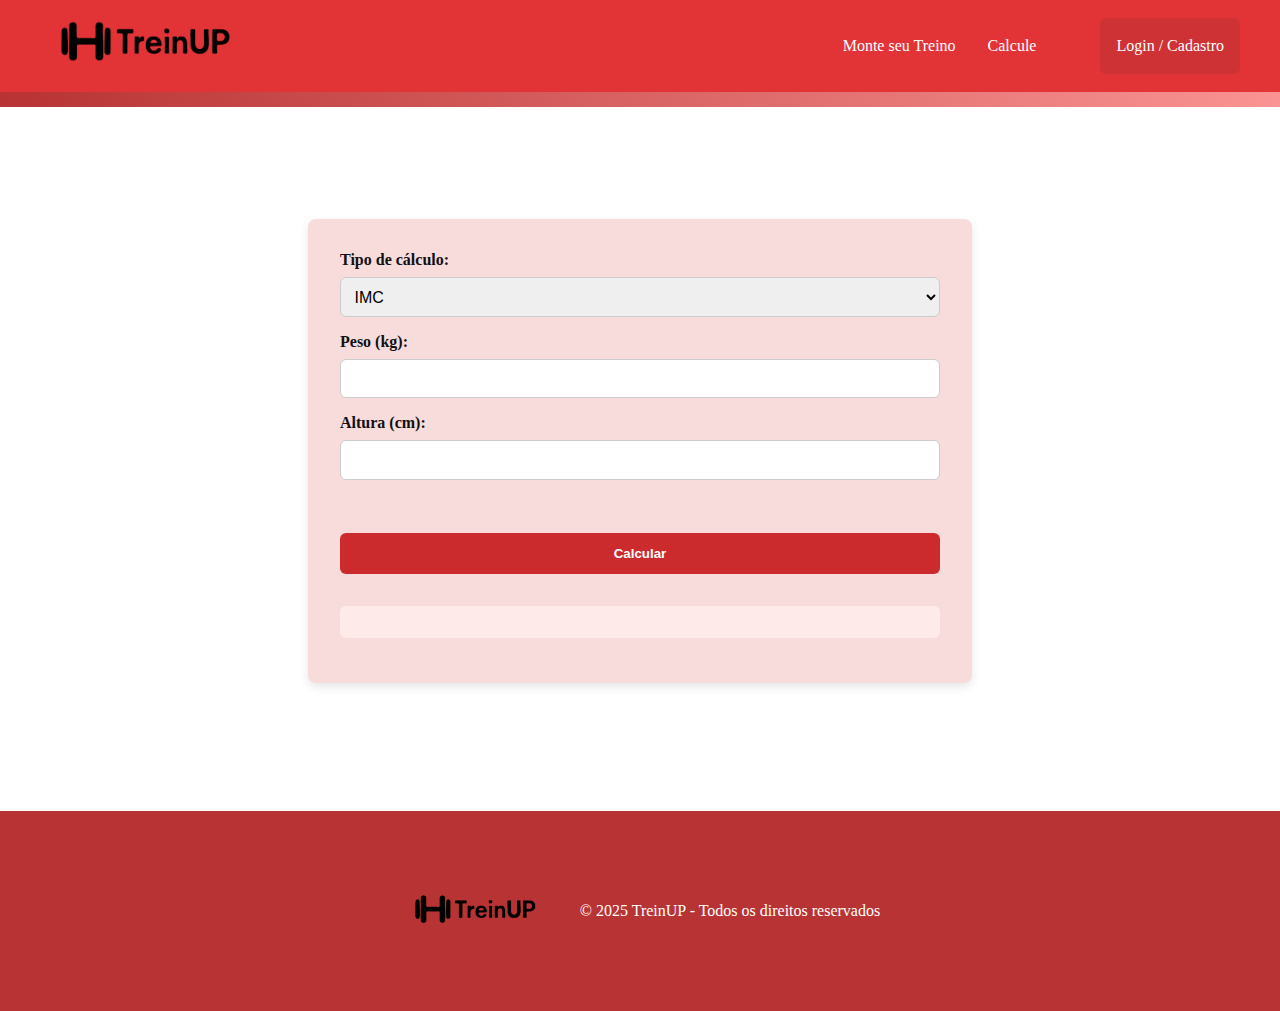
<file: src/calcule.html>
<!DOCTYPE html>
<html lang="pt-BR">
<head>
  <meta charset="UTF-8" />
  <meta name="viewport" content="width=device-width, initial-scale=1.0"/>
  <title>TreinUP</title>
  <link rel="stylesheet" href="calcule.css">
</head>
<body>

  <header class="navbar">
    <div><a href="index.html"><img src="ChatGPT Image Apr 19, 2025, 02_25_20 PM (1).png" alt="TreinUP Logo" class="logo"/></a></div>
    <nav>
      <ul>
        <li><a href="montetreino.html" class="otherbtn">Monte seu Treino</a></li>
        <li><a href="#" class="otherbtn">Calcule</a></li>
        <li id="nav-auth-section">
            <a href="login.html" class="btn">Login / Cadastro</a>
        </li>
      </ul>
    </nav>
  </header>

  <div class="faixa-decorativa"></div>

  <div class="form-container">
    <label for="tipoCalculo">Tipo de cálculo:</label>
    <select id="tipoCalculo" onchange="atualizarFormulario()">
      <option value="imc">IMC</option>
      <option value="tmb">TMB (Taxa Metabólica Basal)</option>
      <option value="calorias">Calorias</option>
      <option value="agua">Água</option>
    </select>

    <div id="inputs"></div>

    <button onclick="calcular()">Calcular</button>

    <div class="resultados" id="resultados"></div>
  </div>

  <script src="calcule.js"></script>
</body>

  <footer>
    <img src="ChatGPT Image Apr 19, 2025, 02_25_20 PM (1).png" alt="Logo TreinUP">
    <p> &copy; 2025 TreinUP - Todos os direitos reservados</p>
</footer>
</html>
</file>
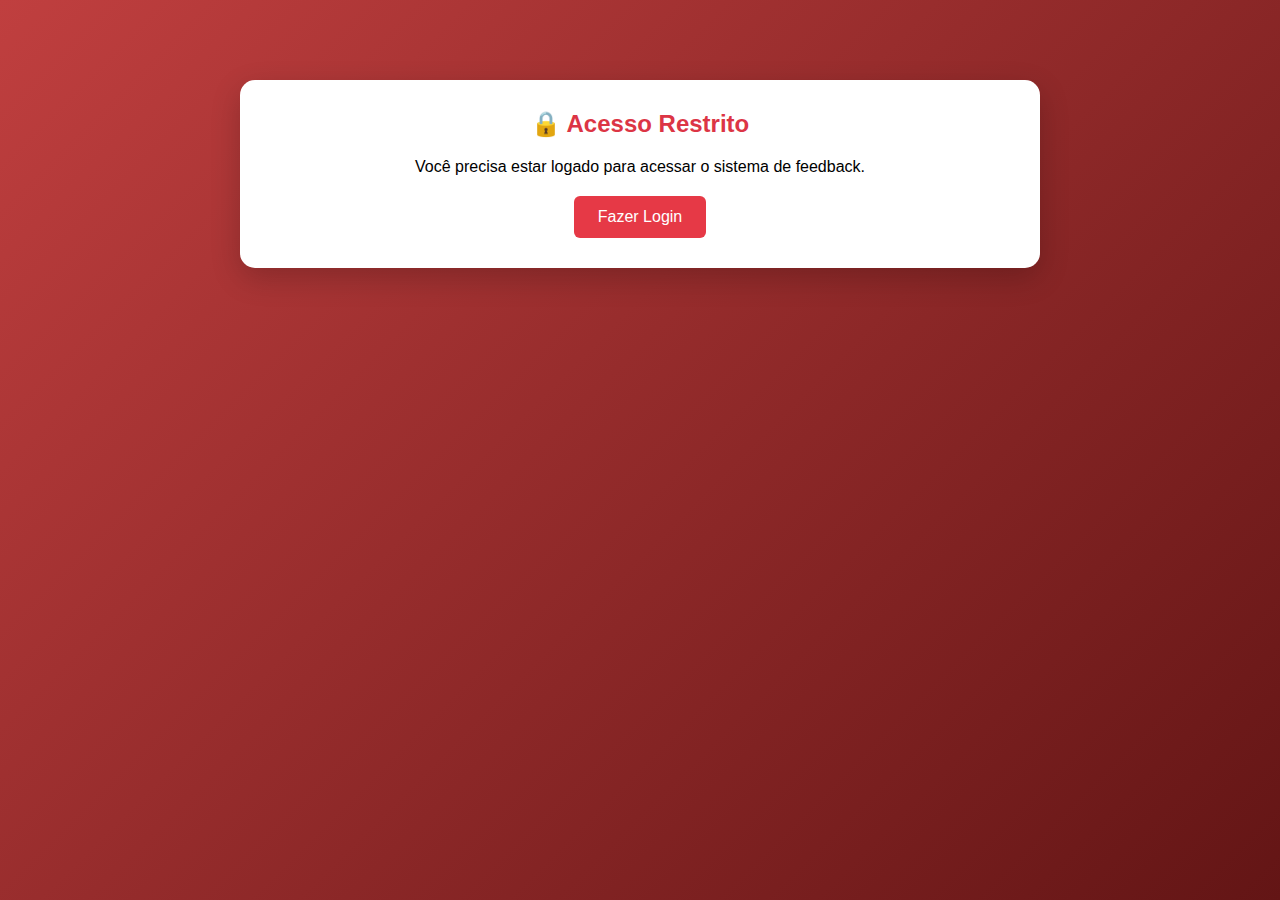
<file: src/feedback.html>
<!DOCTYPE html>
<html lang="pt-BR">
<head>
    <meta charset="UTF-8">
    <meta name="viewport" content="width=device-width, initial-scale=1.0">
    <title>Sistema de Feedback</title>
    <link rel="stylesheet" href="feedback.css" />
    
</head>
<body>
    <!-- Conteúdo para usuários não logados -->
    <div id="login-required" class="hidden">
        <div class="container">
            <div class="content">
                <h2>🔒 Acesso Restrito</h2>
                <p>Você precisa estar logado para acessar o sistema de feedback.</p>
                <a href="login.html" class="login-link">Fazer Login</a>
            </div>
        </div>
    </div>

    <!-- Conteúdo para usuários logados -->
    <div id="authenticated-content" class="hidden">
        <div class="container">
            <!-- Header -->
            <div class="header">
                <div class="user-info">
                    <span id="welcomeMessage">Olá, Usuário</span>
                    <button class="logout-btn" onclick="logout()">Sair</button>
                </div>
                <h1>Sistema de Feedback</h1>
                <p>Sua opinião é muito importante para nós!</p>
            </div>

            <!-- Navegação -->
            <div class="navigation">
                <button class="nav-btn active" onclick="showForm()">Enviar Feedback</button>
                <button class="nav-btn" onclick="showFeedbacks()">Ver Feedbacks</button>
                <button class="nav-btn" onclick="showPublicFeedbacks()">Feedbacks Públicos</button>
            </div>

            <!-- Conteúdo -->
            <div class="content">
                <!-- Formulário de Feedback -->
                <div id="feedback-form" class="content-section active">
                    <form id="feedbackForm">
                        <div class="form-group">
                            <label for="name">Nome:</label>
                            <input type="text" id="name" readonly>
                        </div>

                        <div class="form-group">
                            <label for="email">Email:</label>
                            <input type="email" id="email" readonly>
                        </div>

                        <div class="form-group">
                            <label for="category">Categoria:</label>
                            <select id="category" required>
                                <option value="">Selecione uma categoria</option>
                                <option value="treino">Montagem dos Treinos</option>
                                <option value="sugestao">Sugestão de Melhoria</option>
                                <option value="critica">Crítica Construtiva</option>
                                <option value="outros">Outros</option>
                            </select>
                        </div>

                        <div class="rating-group">
                            <label>Avaliação:</label>
                            <div class="stars">
                                <span class="star" data-rating="1">★</span>
                                <span class="star" data-rating="2">★</span>
                                <span class="star" data-rating="3">★</span>
                                <span class="star" data-rating="4">★</span>
                                <span class="star" data-rating="5">★</span>
                            </div>
                            <input type="hidden" id="rating" required>
                        </div>

                        <div class="form-group">
                            <label for="comment">Comentário:</label>
                            <textarea id="comment" rows="4" placeholder="Compartilhe sua experiência..." required></textarea>
                        </div>

                        <!-- Opções de Compartilhamento -->
                        <div class="sharing-options">
                            <h4>Opções de Compartilhamento</h4>
                            <label class="checkbox-label">
                                <input type="checkbox" id="sharePublic">
                                <span>Permitir que outros vejam meu feedback</span>
                            </label>
                            <label class="checkbox-label">
                                <input type="checkbox" id="showName">
                                <span>Mostrar meu nome (caso contrário será anônimo)</span>
                            </label>
                        </div>

                        <button type="submit" class="submit-btn">Enviar Feedback</button>
                    </form>

                    <div id="success-message" class="success-message hidden">
                        ✅ Feedback enviado com sucesso!
                    </div>
                </div>

                <!-- Lista de Feedbacks do Usuário -->
                <div id="feedback-list" class="content-section">
                    <div style="display: flex; justify-content: space-between; align-items: center; margin-bottom: 20px;">
                        <h3>Meus Feedbacks</h3>
                        <button onclick="clearUserFeedbacks()" style="background: #dc3545; color: white; border: none; padding: 8px 16px; border-radius: 4px; cursor: pointer;">
                            Limpar Todos
                        </button>
                    </div>
                    <div id="feedbacks-container"></div>
                </div>

                <!-- Feedbacks Públicos -->
                <div id="public-feedbacks" class="content-section">
                    <h3 style="margin-bottom: 20px;">Feedbacks da Comunidade</h3>
                    
                    <div class="filters">
                        <select id="filterCategory">
                            <option value="all">Todas as categorias</option>
                            <option value="treino">Montagem dos Treinos</option>
                            <option value="sugestao">Sugestão de Melhoria</option>
                            <option value="critica">Crítica Construtiva</option>
                            <option value="outros">Outros</option>
                        </select>
                        <select id="sortBy">
                            <option value="recent">Mais recentes</option>
                            <option value="rating">Melhor avaliação</option>
                            <option value="category">Por categoria</option>
                        </select>
                    </div>
                    
                    <div id="public-feedbacks-container"></div>
                </div>
            </div>
        </div>
    </div>

      <script src="feedback.js"></script>
</body>
</html>
</file>
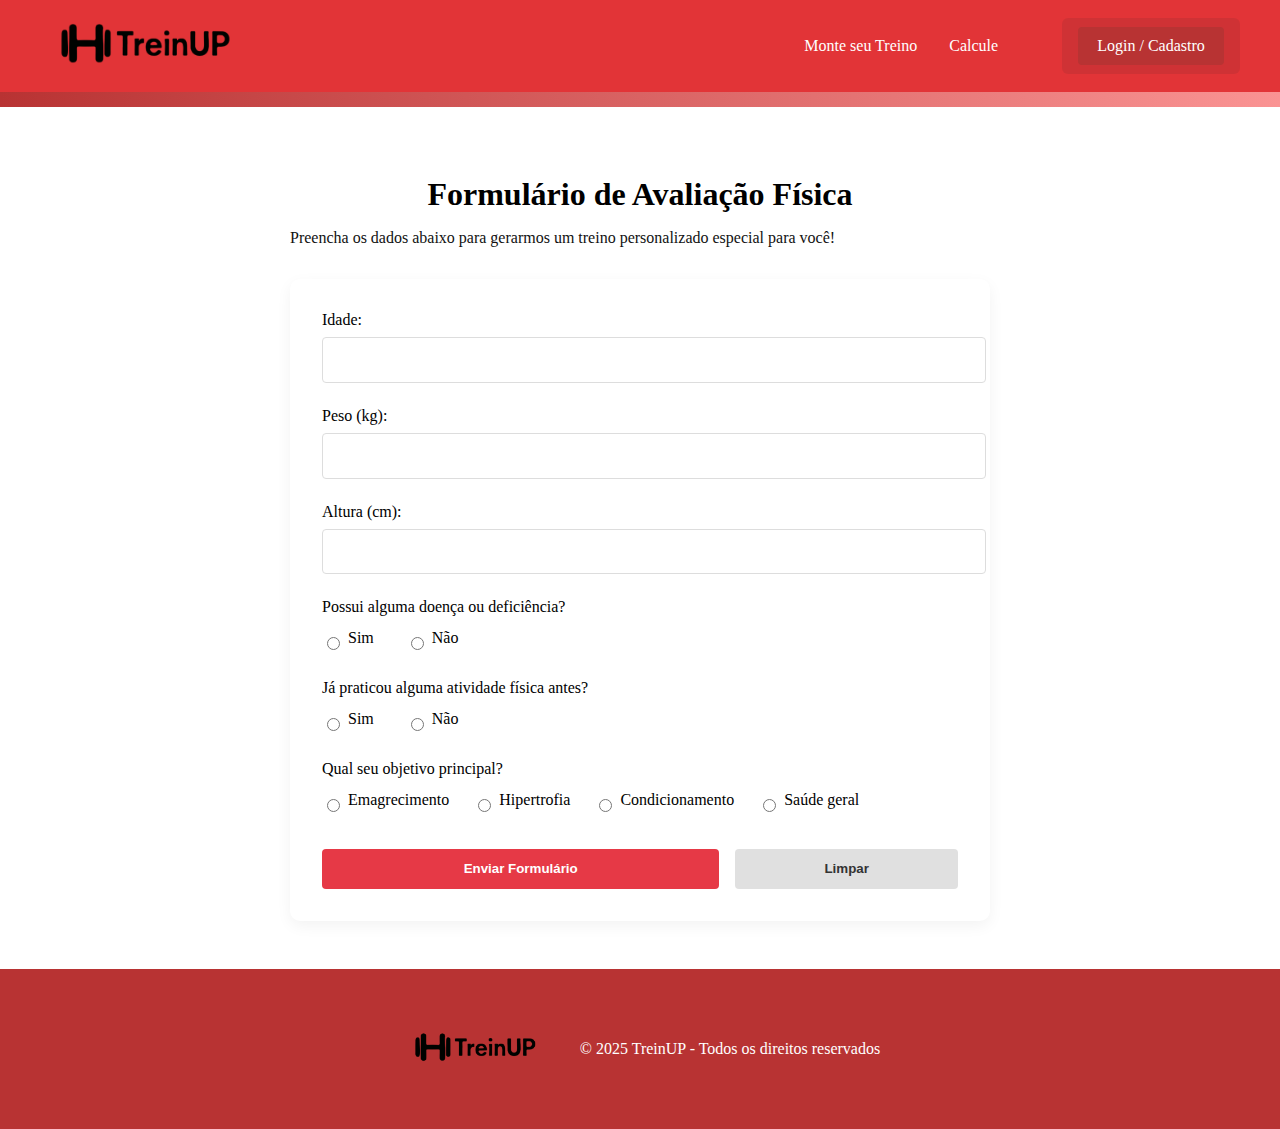
<file: src/formulario.html>
<!DOCTYPE html>
<html lang="pt-BR">
<head>
  <meta charset="UTF-8" />
  <meta name="viewport" content="width=device-width, initial-scale=1.0" />
  <title>TreinUP- Formulário</title>
  <link rel="stylesheet" href="formulario.css" />
</head>
<body>
  <!-- NAVBAR -->
  <header class="navbar">
    <img src="ChatGPT Image Apr 19, 2025, 02_25_20 PM (1).png" alt="TreinUP Logo" class="logo"/>
    <nav>
      <ul>
        <li><a href="montetreino.html" class="otherbtn">Monte seu Treino</a></li>
        <li><a href="#" class="otherbtn">Calcule</a></li>
        <li id="nav-auth-section">
            <a href="login.html" class="btn">Login / Cadastro</a>
        </li>
      </ul>
    </nav>
  </header>
      
  <div class="faixa-decorativa"></div>

  <!-- FORMULÁRIO -->
  <main class="formulario-container">
    <h1>Formulário de Avaliação Física</h1>
    <p class="subtitulo">Preencha os dados abaixo para gerarmos um treino personalizado especial para você!</p>
    
    <form id="formTreino" class="form-treino">
      <div class="form-group">
        <label for="idade">Idade:</label>
        <input type="number" id="idade" name="idade" min="12" max="100" required>
      </div>
      
      <div class="form-group">
        <label for="peso">Peso (kg):</label>
        <input type="number" id="peso" name="peso" min="30" max="250" step="0.1" required>
      </div>
      
      <div class="form-group">
        <label for="altura">Altura (cm):</label>
        <input type="number" id="altura" name="altura" min="100" max="250" required>
      </div>
      
      <div class="form-group radio-group">
        <p class="radio-label">Possui alguma doença ou deficiência?</p>
        <div class="radio-options">
          <div class="radio-option">
            <input type="radio" id="doencaSim" name="doenca" value="sim" required>
            <label for="doencaSim">Sim</label>
          </div>
          <div class="radio-option">
            <input type="radio" id="doencaNao" name="doenca" value="nao">
            <label for="doencaNao">Não</label>
          </div>
        </div>
      </div>
      
      <div class="form-group" id="doencaDetalhes" style="display: none;">
        <label for="doencaDescricao">Descreva sua condição:</label>
        <textarea id="doencaDescricao" name="doencaDescricao" rows="2"></textarea>
      </div>
      
      <div class="form-group radio-group">
        <p class="radio-label">Já praticou alguma atividade física antes?</p>
        <div class="radio-options">
          <div class="radio-option">
            <input type="radio" id="atividadeSim" name="atividade" value="sim" required>
            <label for="atividadeSim">Sim</label>
          </div>
          <div class="radio-option">
            <input type="radio" id="atividadeNao" name="atividade" value="nao">
            <label for="atividadeNao">Não</label>
          </div>
        </div>
      </div>
      
      <div class="form-group" id="atividadeDetalhes" style="display: none;">
        <label for="atividadeDescricao">Quais atividades e por quanto tempo?</label>
        <textarea id="atividadeDescricao" name="atividadeDescricao" rows="2"></textarea>
      </div>
      
      <div class="form-group radio-group">
        <p class="radio-label">Qual seu objetivo principal?</p>
        <div class="radio-options objetivo-options">
          <div class="radio-option">
            <input type="radio" id="objEmagrecimento" name="objetivo" value="emagrecimento" required>
            <label for="objEmagrecimento">Emagrecimento</label>
          </div>
          <div class="radio-option">
            <input type="radio" id="objHipertrofia" name="objetivo" value="hipertrofia">
            <label for="objHipertrofia">Hipertrofia</label>
          </div>
          <div class="radio-option">
            <input type="radio" id="objCondicionamento" name="objetivo" value="condicionamento">
            <label for="objCondicionamento">Condicionamento</label>
          </div>
          <div class="radio-option">
            <input type="radio" id="objSaude" name="objetivo" value="saude">
            <label for="objSaude">Saúde geral</label>
          </div>
        </div>
      </div>
      
      <div class="form-actions">
        <button type="submit" class="btn-submit">Enviar Formulário</button>
        <button type="reset" class="btn-reset">Limpar</button>
      </div>
    </form>
  </main>

  <!-- FOOTER -->
  <footer>
    <img src="ChatGPT Image Apr 19, 2025, 02_25_20 PM (1).png" alt="Logo TreinUP">
    <p> &copy; 2025 TreinUP - Todos os direitos reservados</p>
  </footer>

  <script>
    // Função de logout (definida globalmente)
    function logout() {
        // Remove o indicador de usuário logado
        localStorage.removeItem("usuarioLogado");
        alert("Você saiu com sucesso.");
        // Recarrega a página para atualizar a navbar
        window.location.reload();
    }

    // Executa quando o DOM estiver completamente carregado
    document.addEventListener('DOMContentLoaded', function() {
        // Verificar se o usuário está logado
        const loggedInUsername = localStorage.getItem("usuarioLogado");
        const navAuthSection = document.getElementById('nav-auth-section');

        if (loggedInUsername) {
            // Usuário está logado
            const userDataString = localStorage.getItem(loggedInUsername);
            if (userDataString) {
                const userData = JSON.parse(userDataString);

                // Limpa o conteúdo atual do LI (o botão de Login/Cadastro)
                navAuthSection.innerHTML = '';

                // Adiciona a saudação
                const greeting = document.createElement('span');
                greeting.textContent = `Olá, ${userData.name}!`;
                navAuthSection.appendChild(greeting);

                // Adiciona o link "Ver Dados"
                const viewDetailsLink = document.createElement('a');
                viewDetailsLink.href = '#'; // Não navega para lugar nenhum
                viewDetailsLink.textContent = 'Veja seus Dados';
                viewDetailsLink.classList.add('user-action-link'); // Classe para estilização
                viewDetailsLink.onclick = function(event) {
                    event.preventDefault(); // Previne a navegação padrão do link
                    // Exibe os dados (COM AVISO DE SEGURANÇA)
                    alert(
                        `Suas Informações:\n\n` +
                        `Nome: ${userData.name}\n` +
                        `Email: ${userData.email}\n` +
                        `Usuário: ${loggedInUsername}\n` +
                        `Senha: ${userData.password} (Atenção: Exibir senhas é inseguro!)`
                    );
                };
                navAuthSection.appendChild(viewDetailsLink);

                // Adiciona o botão "Sair"
                const logoutButton = document.createElement('button');
                logoutButton.textContent = 'Sair';
                logoutButton.classList.add('btn-sair'); // Classe para estilização
                logoutButton.onclick = function() {
                    logout();
                };
                navAuthSection.appendChild(logoutButton);

            } else {
                // Caso raro: usuário logado existe, mas dados não encontrados
                console.error("Dados do usuário logado não encontrados no localStorage.");
                // Mantém o botão de login original ou exibe erro
                navAuthSection.innerHTML = '<a href="login.html" class="btn">Login / Cadastro (Erro)</a>';
                localStorage.removeItem("usuarioLogado"); // Limpa o login inválido
            }
        }
        // Se não houver loggedInUsername, o HTML original do LI permanece (botão Login/Cadastro)

        // Mostrar/esconder campos adicionais baseado nas respostas de rádio
        const doencaRadios = document.querySelectorAll('input[name="doenca"]');
        const doencaDetalhes = document.getElementById('doencaDetalhes');
        
        doencaRadios.forEach(radio => {
            radio.addEventListener('change', function() {
                if (this.value === 'sim') {
                    doencaDetalhes.style.display = 'block';
                    document.getElementById('doencaDescricao').setAttribute('required', 'required');
                } else {
                    doencaDetalhes.style.display = 'none';
                    document.getElementById('doencaDescricao').removeAttribute('required');
                }
            });
        });
        
        const atividadeRadios = document.querySelectorAll('input[name="atividade"]');
        const atividadeDetalhes = document.getElementById('atividadeDetalhes');
        
        atividadeRadios.forEach(radio => {
            radio.addEventListener('change', function() {
                if (this.value === 'sim') {
                    atividadeDetalhes.style.display = 'block';
                    document.getElementById('atividadeDescricao').setAttribute('required', 'required');
                } else {
                    atividadeDetalhes.style.display = 'none';
                    document.getElementById('atividadeDescricao').removeAttribute('required');
                }
            });
        });
        
        // Processar o envio do formulário
        const formTreino = document.getElementById('formTreino');
        
        if (formTreino) {
            formTreino.addEventListener('submit', function(e) {
                e.preventDefault(); // Impede o comportamento padrão de envio
                
                try {
                    // Verificar se os campos obrigatórios estão preenchidos
                    const idade = document.getElementById('idade').value;
                    const peso = document.getElementById('peso').value;
                    const altura = document.getElementById('altura').value;
                    
                    if (!idade || !peso || !altura) {
                        alert('Por favor, preencha todos os campos obrigatórios.');
                        return;
                    }
                    
                    // Verificar se os radio buttons estão selecionados
                    const doencaRadio = document.querySelector('input[name="doenca"]:checked');
                    const atividadeRadio = document.querySelector('input[name="atividade"]:checked');
                    const objetivoRadio = document.querySelector('input[name="objetivo"]:checked');
                    
                    if (!doencaRadio || !atividadeRadio || !objetivoRadio) {
                        alert('Por favor, responda todas as perguntas.');
                        return;
                    }
                    
                    // Coletar todos os dados do formulário
                    const formData = {
                        idade: idade,
                        peso: peso,
                        altura: altura,
                        doenca: doencaRadio.value,
                        doencaDescricao: document.getElementById('doencaDescricao').value || 'N/A',
                        atividade: atividadeRadio.value,
                        atividadeDescricao: document.getElementById('atividadeDescricao').value || 'N/A',
                        objetivo: objetivoRadio.value,
                        dataEnvio: new Date().toISOString()
                    };
                    
                    console.log("Dados do formulário:", formData);
                    
                    // Salvar os dados no localStorage
                    localStorage.setItem('formTreinoData', JSON.stringify(formData));
                    
                    // Verificar se os dados foram salvos corretamente
                    const savedData = localStorage.getItem('formTreinoData');
                    if (!savedData) {
                        throw new Error('Falha ao salvar os dados no localStorage');
                    }
                    
                    // Redirecionar para a página principal ou mostrar mensagem de sucesso
                    alert('Formulário enviado com sucesso! Agora você pode gerar seu treino personalizado.');
                    window.location.href = 'montetreino.html';
                } catch (error) {
                    console.error("Erro ao processar o formulário:", error);
                    alert('Ocorreu um erro ao processar o formulário. Por favor, tente novamente.');
                }
            });
        } else {
            console.error("Elemento formTreino não encontrado");
        }
        
        // Verificar se há dados salvos e preencher o formulário (para recuperação)
        const savedFormData = localStorage.getItem('formTreinoData');
        if (savedFormData) {
            try {
                const formData = JSON.parse(savedFormData);
                
                // Preencher os campos com os dados salvos
                if (document.getElementById('idade')) document.getElementById('idade').value = formData.idade || '';
                if (document.getElementById('peso')) document.getElementById('peso').value = formData.peso || '';
                if (document.getElementById('altura')) document.getElementById('altura').value = formData.altura || '';
                
                // Selecionar os radio buttons
                if (formData.doenca) {
                    const doencaRadio = document.querySelector(`input[name="doenca"][value="${formData.doenca}"]`);
                    if (doencaRadio) {
                        doencaRadio.checked = true;
                        // Mostrar campo de detalhes se necessário
                        if (formData.doenca === 'sim') {
                            doencaDetalhes.style.display = 'block';
                            if (document.getElementById('doencaDescricao')) {
                                document.getElementById('doencaDescricao').value = formData.doencaDescricao || '';
                            }
                        }
                    }
                }
                
                if (formData.atividade) {
                    const atividadeRadio = document.querySelector(`input[name="atividade"][value="${formData.atividade}"]`);
                    if (atividadeRadio) {
                        atividadeRadio.checked = true;
                        // Mostrar campo de detalhes se necessário
                        if (formData.atividade === 'sim') {
                            atividadeDetalhes.style.display = 'block';
                            if (document.getElementById('atividadeDescricao')) {
                                document.getElementById('atividadeDescricao').value = formData.atividadeDescricao || '';
                            }
                        }
                    }
                }
                
                if (formData.objetivo) {
                    const objetivoRadio = document.querySelector(`input[name="objetivo"][value="${formData.objetivo}"]`);
                    if (objetivoRadio) objetivoRadio.checked = true;
                }
                
            } catch (error) {
                console.error("Erro ao carregar dados salvos:", error);
            }
        }
    });
  </script>
</body>
</html>
</file>
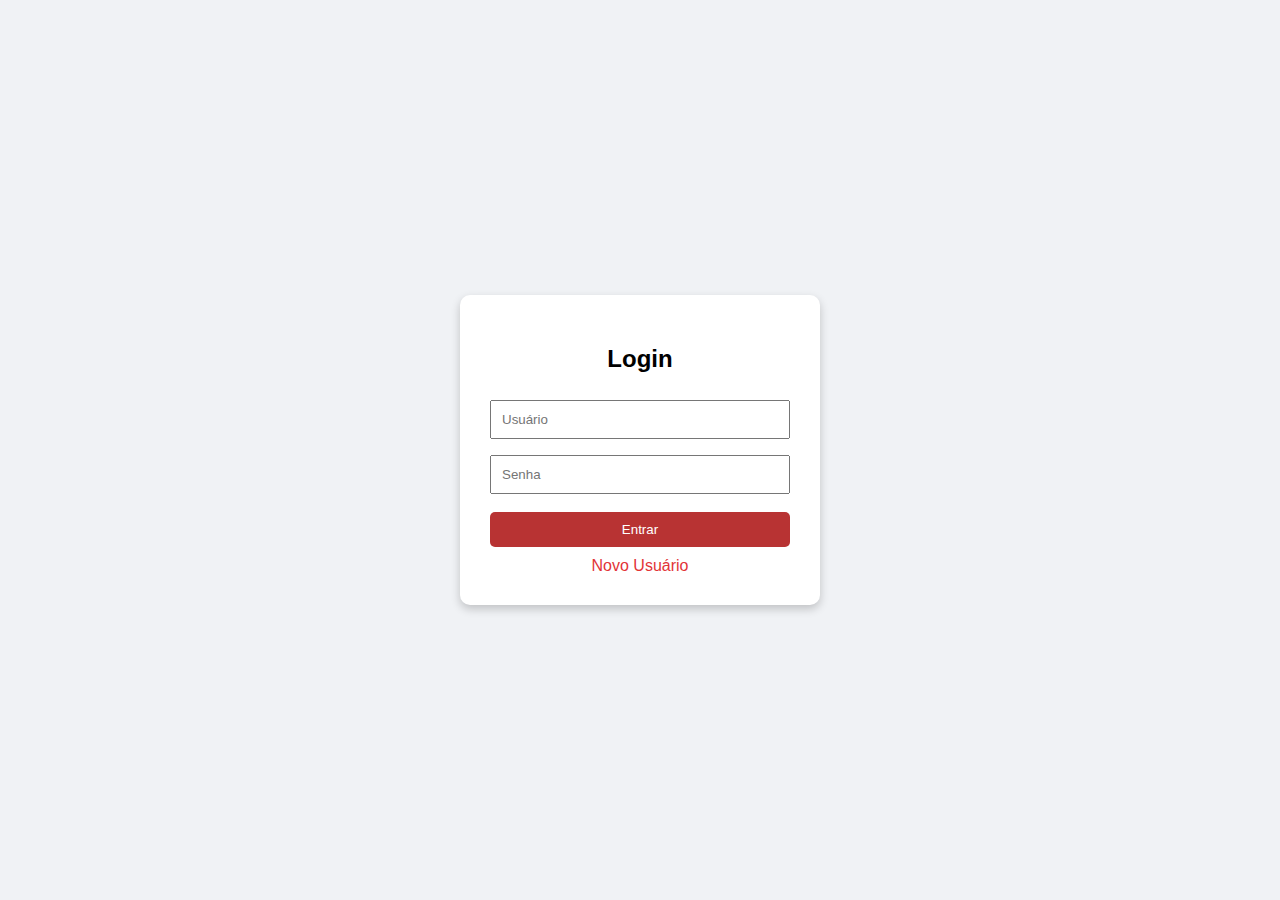
<file: src/login.html>
<!DOCTYPE html>
<html lang="pt-BR">
<head>
  <meta charset="UTF-8">
  <meta name="viewport" content="width=device-width, initial-scale=1.0">
  <script src="login.js" defer></script>
  <link rel="stylesheet" href="login.css">
  <title>Login</title>
</head>
<body>

<div class="container">
  <div id="loginForm">
    <h2>Login</h2>
    <input type="text" id="loginUser" placeholder="Usuário" required>
    <input type="password" id="loginPassword" placeholder="Senha" required>
    <button onclick="login()">Entrar</button>
    <div class="toggle" onclick="toggleForm('register')">Novo Usuário</div>
  </div>

  <div id="registerForm" style="display: none;">
    <h2>Cadastro</h2>
    <input type="text" id="fullName" placeholder="Nome Completo" required>
    <input type="email" id="email" placeholder="Email" required>
    <input type="text" id="newUsername" placeholder="Usuário" required>
    <input type="password" id="newPassword" placeholder="Senha" required>
    <input type="password" id="confirmPassword" placeholder="Confirmar Senha" required>

    <input type="text" id="cep" placeholder="CEP" required onblur="buscarEnderecoPorCEP()">
    <input type="text" id="logradouro" placeholder="Rua" readonly>
    <input type="text" id="bairro" placeholder="Bairro" readonly>
    <input type="text" id="localidade" placeholder="Cidade" readonly>
    <input type="text" id="uf" placeholder="Estado" readonly>

    <button onclick="register()">Cadastrar</button>
    <div class="toggle" onclick="toggleForm('login')">Já tenho conta</div>
  </div>
</div>

</body>
</html>
</file>
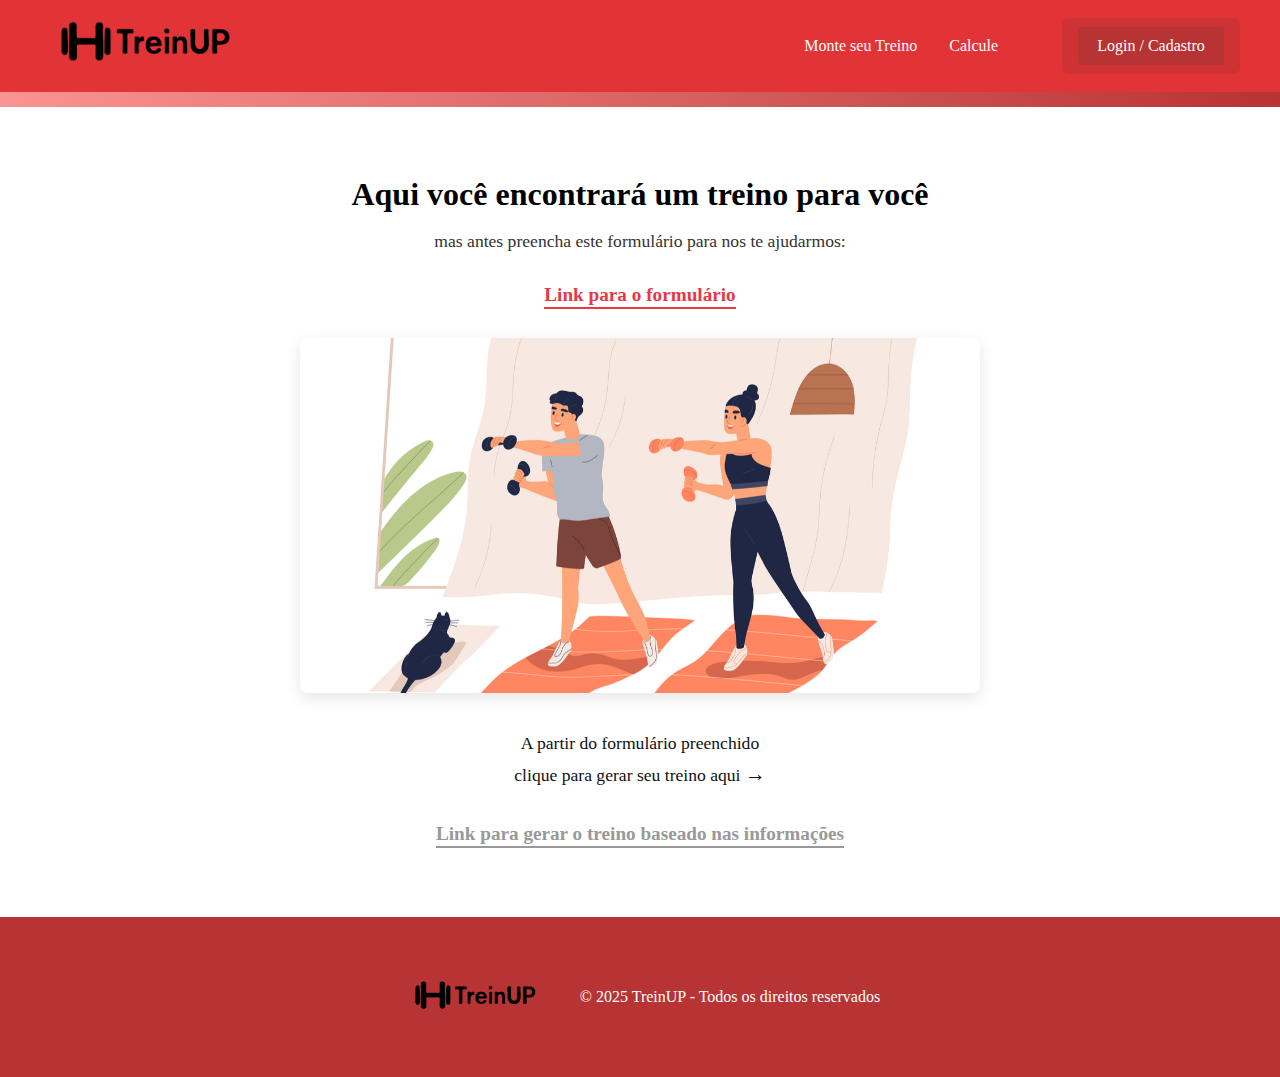
<file: src/montetreino.html>
<!DOCTYPE html>
<html lang="pt-BR">
<head>
  <meta charset="UTF-8" />
  <meta name="viewport" content="width=device-width, initial-scale=1.0" />
  <title>TreinUP - Monte seu Treino</title>
  <link rel="stylesheet" href="montetreino.css" />
</head>
<body>

  <!-- NAVBAR -->
  <header class="navbar">
    <div><a href="index.html"><img src="ChatGPT Image Apr 19, 2025, 02_25_20 PM (1).png" alt="TreinUP Logo" class="logo"/></a></div>
    <nav>
      <ul>
        <li><a href="montetreino.html" class="otherbtn">Monte seu Treino</a></li>
        <li><a href="#" class="otherbtn">Calcule</a></li>
        <li id="nav-auth-section">
            <a href="login.html" class="btn">Login / Cadastro</a>
        </li>
      </ul>
    </nav>
  </header>
  
  <div class="faixa-decorativa"></div>

    <!-- CONTEÚDO PRINCIPAL -->
  <main class="treino-container">
    <h1>Aqui você encontrará um treino para você</h1>
    <p class="subtitulo">mas antes preencha este formulário para nos te ajudarmos:</p>
    
    <div class="link-formulario">
      <a href="formulario.html" id="link-form">Link para o formulário</a>
    </div>
    
    <div class="imagem-treino">
      <img src="oms-sobe-para-300-minutos-recomendacao-de-atividade-fisica-semanal.jpg" alt="Pessoas se exercitando" />
    </div>
    
    <div class="instrucao">
      <p>A partir do formulário preenchido<br>clique para gerar seu treino aqui <span class="seta">→</span></p>
    </div>
    
    <div class="link-gerar">
      <a href="#" id="gerar-treino" class="disabled">Link para gerar o treino baseado nas informações</a>
    </div>
  </main>

    <!-- FOOTER -->
  <footer>
    <img src="ChatGPT Image Apr 19, 2025, 02_25_20 PM (1).png" alt="Logo TreinUP">
    <p> &copy; 2025 TreinUP - Todos os direitos reservados</p>
</footer>

    <script>
    // Executa quando o DOM estiver completamente carregado
    document.addEventListener('DOMContentLoaded', function() {
        const loggedInUsername = localStorage.getItem("usuarioLogado");
        const navAuthSection = document.getElementById('nav-auth-section');

        if (loggedInUsername) {
            // Usuário está logado
            const userDataString = localStorage.getItem(loggedInUsername);
            if (userDataString) {
                const userData = JSON.parse(userDataString);

                // Limpa o conteúdo atual do LI (o botão de Login/Cadastro)
                navAuthSection.innerHTML = '';

                // Adiciona a saudação
                const greeting = document.createElement('span');
                greeting.textContent = `Olá, ${userData.name}!`;
                navAuthSection.appendChild(greeting);

                // Adiciona o link "Ver Dados"
                const viewDetailsLink = document.createElement('a');
                viewDetailsLink.href = '#'; // Não navega para lugar nenhum
                viewDetailsLink.textContent = 'Veja seus Dados';
                viewDetailsLink.classList.add('user-action-link'); // Classe para estilização
                viewDetailsLink.onclick = function(event) {
                    event.preventDefault(); // Previne a navegação padrão do link
                    // Exibe os dados (COM AVISO DE SEGURANÇA)
                    alert(
                        `Suas Informações:\n\n` +
                        `Nome: ${userData.name}\n` +
                        `Email: ${userData.email}\n` +
                        `Usuário: ${loggedInUsername}\n` +
                        `Senha: ${userData.password} (Atenção: Exibir senhas é inseguro!)`
                    );
                };
                navAuthSection.appendChild(viewDetailsLink);

                // Adiciona o botão "Sair"
                const logoutButton = document.createElement('button');
                logoutButton.textContent = 'Sair';
                logoutButton.classList.add('btn-sair'); // Classe para estilização
                logoutButton.onclick = function() {
                    logout();
                };
                navAuthSection.appendChild(logoutButton);

            } else {
                // Caso raro: usuário logado existe, mas dados não encontrados
                console.error("Dados do usuário logado não encontrados no localStorage.");
                // Mantém o botão de login original ou exibe erro
                navAuthSection.innerHTML = '<a href="login.html" class="btn">Login / Cadastro (Erro)</a>';
                localStorage.removeItem("usuarioLogado"); // Limpa o login inválido
            }
        }
        // Se não houver loggedInUsername, o HTML original do LI permanece (botão Login/Cadastro)
    });

    function logout() {
        // Remove o indicador de usuário logado
        localStorage.removeItem("usuarioLogado");
        alert("Você saiu com sucesso.");
        // Recarrega a página para atualizar a navbar
        window.location.reload();

    // novo // Verificar se há dados de formulário salvos
    const gerarTreinoBtn = document.getElementById('gerarTreino');
    if (gerarTreinoBtn) {
        gerarTreinoBtn.addEventListener('click', function(e) {
            e.preventDefault();
            
            // Verificar se o formulário foi preenchido
            const formData = localStorage.getItem('formTreinoData');
            
            if (!formData) {
                alert('Por favor, preencha o formulário primeiro antes de gerar o treino.');
                window.location.href = 'formulario.html';
                return;
            }
            
            // Redirecionar para a página de treino gerado
            window.location.href = '#';}); 
        } // até aqui -  novo
    }
</script>
  </body>
</html>
</file>
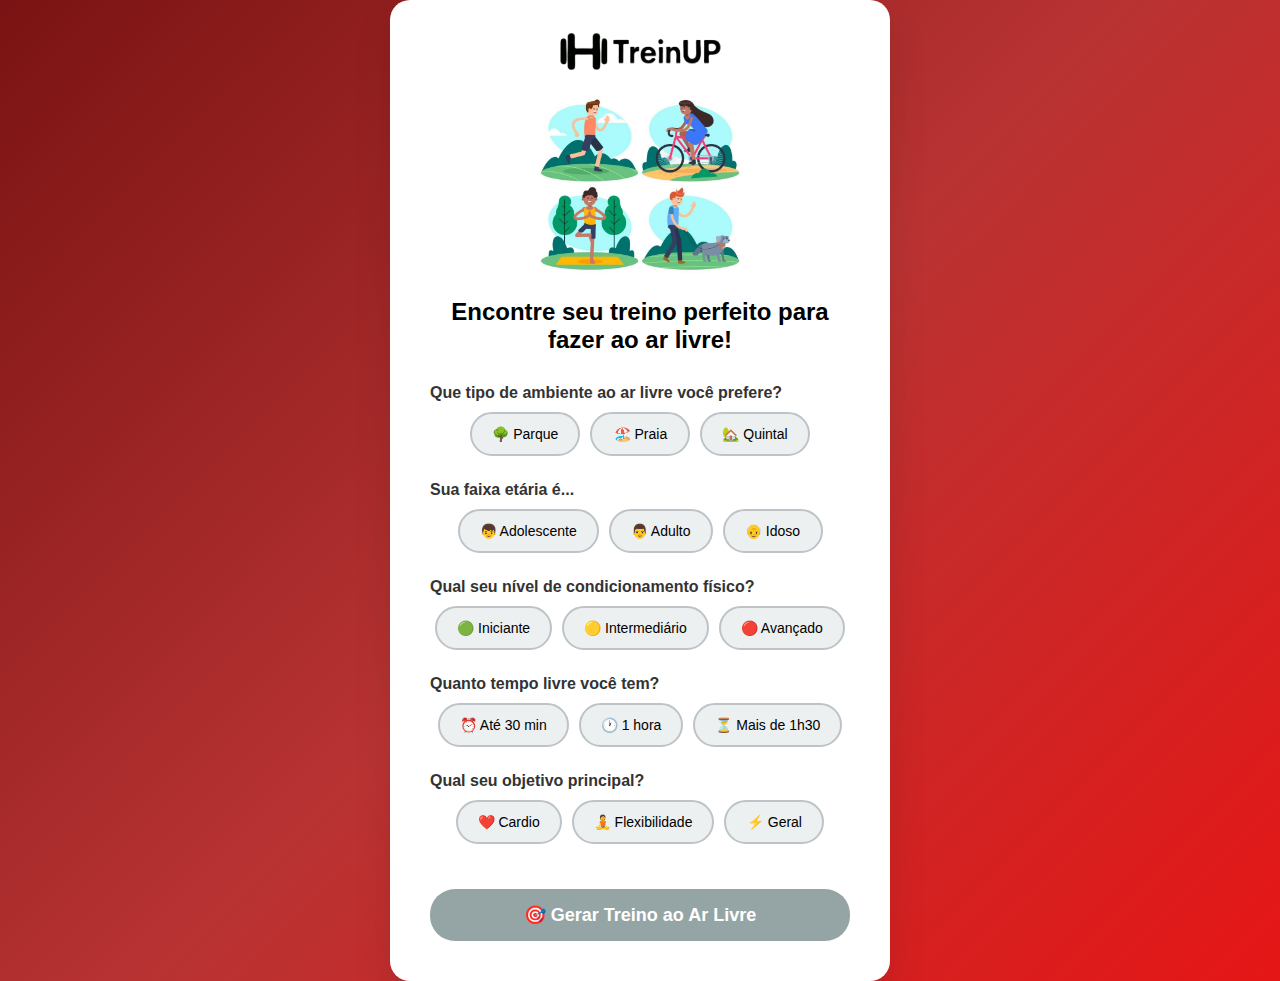
<file: src/treinoarlivre.html>
<!DOCTYPE html>
<html lang="pt-BR">
<head>
    <meta charset="UTF-8">
    <meta name="viewport" content="width=device-width, initial-scale=1.0">
    <title>TreinUP - Treino Personalizado ao Ar Livre</title>
    <link rel="stylesheet" href="treinoarlivre.css" />

</head>
<body>
    <div class="container">
        <div class="logo"><img src="ChatGPT Image Apr 19, 2025, 02_25_20 PM (1).png" alt="TreinUP Logo"></div>
        
        <div id="formSection">
            <div class="hero-image has-image">
                    <img src="imagemarlivre.JPG" alt="Descrição da imagem">
             </div>
            <h1>Encontre seu treino perfeito para fazer ao ar livre!</h1>
            
            <form id="workoutForm">
                <div class="form-group">
                    <label>Que tipo de ambiente ao ar livre você prefere?</label>
                    <div class="option-group">
                        <button type="button" class="option-btn" data-field="environment" data-value="parque">
                            🌳 Parque
                        </button>
                        <button type="button" class="option-btn" data-field="environment" data-value="praia">
                            🏖️ Praia
                        </button>
                        <button type="button" class="option-btn" data-field="environment" data-value="quintal">
                            🏡 Quintal
                        </button>
                    </div>
                </div>

                <div class="form-group">
                    <label>Sua faixa etária é...</label>
                    <div class="option-group">
                        <button type="button" class="option-btn" data-field="age" data-value="adolescente">
                            👦 Adolescente
                        </button>
                        <button type="button" class="option-btn" data-field="age" data-value="adulto">
                            👨 Adulto
                        </button>
                        <button type="button" class="option-btn" data-field="age" data-value="idoso">
                            👴 Idoso
                        </button>
                    </div>
                </div>

                <div class="form-group">
                    <label>Qual seu nível de condicionamento físico?</label>
                    <div class="option-group">
                        <button type="button" class="option-btn" data-field="fitness" data-value="iniciante">
                            🟢 Iniciante
                        </button>
                        <button type="button" class="option-btn" data-field="fitness" data-value="intermediario">
                            🟡 Intermediário
                        </button>
                        <button type="button" class="option-btn" data-field="fitness" data-value="avancado">
                            🔴 Avançado
                        </button>
                    </div>
                </div>

                <div class="form-group">
                    <label>Quanto tempo livre você tem?</label>
                    <div class="option-group">
                        <button type="button" class="option-btn" data-field="time" data-value="30min">
                            ⏰ Até 30 min
                        </button>
                        <button type="button" class="option-btn" data-field="time" data-value="1hora">
                            🕐 1 hora
                        </button>
                        <button type="button" class="option-btn" data-field="time" data-value="1h30">
                            ⏳ Mais de 1h30
                        </button>
                    </div>
                </div>

                <div class="form-group">
                    <label>Qual seu objetivo principal?</label>
                    <div class="option-group">
                        <button type="button" class="option-btn" data-field="goal" data-value="cardio">
                            ❤️ Cardio
                        </button>
                        <button type="button" class="option-btn" data-field="goal" data-value="flexibilidade">
                            🧘 Flexibilidade
                        </button>
                        <button type="button" class="option-btn" data-field="goal" data-value="geral">
                            ⚡ Geral
                        </button>
                    </div>
                </div>

                <button type="submit" class="submit-btn" id="generateBtn" disabled>
                    🎯 Gerar Treino ao Ar Livre
                </button>
            </form>
        </div>

        <div id="workoutResult" class="workout-result">
            <div class="workout-title">🎉 Seu Treino Personalizado ao Ar Livre</div>
            
            <div class="weather-warning">
                <h4>🌤️ Dica do Clima:</h4>
                <p>Verifique sempre as condições climáticas antes de sair. Em dias muito quentes, prefira horários mais frescos (manhã ou final da tarde). Em caso de chuva, tenha um plano alternativo!</p>
            </div>
            
            <div id="workoutContent"></div>
            
            <div class="tips">
                <h4>💡 Dicas Importantes:</h4>
                <ul>
                    <li><strong>Hidratação:</strong> Leve sempre uma garrafa de água, especialmente em dias quentes</li>
                    <li><strong>Proteção solar:</strong> Use protetor solar, boné e roupas adequadas</li>
                    <li><strong>Aquecimento:</strong> Faça 5-10 minutos de aquecimento antes do treino</li>
                    <li><strong>Segurança:</strong> Escolha locais seguros e bem iluminados</li>
                    <li><strong>Equipamentos:</strong> Use tênis adequado para o terreno</li>
                    <li><strong>Respeite a natureza:</strong> Não deixe lixo e respeite a fauna e flora local</li>
                </ul>
            </div>
            <button class="back-btn" onclick="resetForm()">Voltar ao Formulário</button>
        </div>
    </div>

    <script>
        const formData = {
            environment: null,
            age: null,
            fitness: null,
            time: null,
            goal: null
        };

        // Outdoor workout database
const outdoorWorkouts = {
    // PARQUE - CARDIO
    parque_adolescente_iniciante_30min_cardio: [
        { name: "Aquecimento leve", details: "5 minutos de caminhada e movimentos articulares" },
        { name: "Corrida suave", details: "15 minutos de trote leve com pausas" },
        { name: "Exercícios básicos", details: "8 minutos: polichinelos e corrida estacionária" },
        { name: "Alongamento", details: "2 minutos de relaxamento" }
    ],
  
    parque_adolescente_iniciante_1hora_cardio: [
        { name: "Aquecimento progressivo", details: "10 minutos de caminhada acelerando gradualmente" },
        { name: "Corrida intervalada básica", details: "25 minutos: 1 min corrida + 2 min caminhada" },
        { name: "Atividades lúdicas", details: "15 minutos: jogos de movimento e coordenação" },
        { name: "Relaxamento", details: "10 minutos de alongamento e respiração" }
    ],
  
    parque_adolescente_iniciante_1h30_cardio: [
        { name: "Aquecimento completo", details: "15 minutos de preparação corporal" },
        { name: "Circuito cardio básico", details: "40 minutos: estações de baixa intensidade" },
        { name: "Atividades recreativas", details: "25 minutos: brincadeiras ativas em grupo" },
        { name: "Recuperação", details: "10 minutos de alongamento e hidratação" }
    ],
  
    parque_adolescente_intermediario_30min_cardio: [
        { name: "Aquecimento dinâmico", details: "5 minutos de movimentos preparatórios" },
        { name: "Corrida intervalada", details: "18 minutos: 2 min corrida + 1 min caminhada" },
        { name: "Finalização", details: "7 minutos de exercícios funcionais básicos" }
    ],
  
    parque_adolescente_intermediario_1hora_cardio: [
        { name: "Aquecimento dinâmico", details: "10 minutos: polichinelos, corrida estacionária" },
        { name: "Corrida intervalada", details: "25 minutos: variações de ritmo e intensidade" },
        { name: "Circuito funcional", details: "15 minutos: estações com diferentes exercícios" },
        { name: "Relaxamento", details: "10 minutos de alongamento em grupo" }
    ],
  
    parque_adolescente_intermediario_1h30_cardio: [
        { name: "Preparação completa", details: "15 minutos de aquecimento progressivo" },
        { name: "Treino cardio avançado", details: "45 minutos: corrida com variações de terreno" },
        { name: "Exercícios complementares", details: "20 minutos: atividades funcionais" },
        { name: "Recuperação", details: "10 minutos de alongamento e relaxamento" }
    ],
  
    parque_adolescente_avancado_30min_cardio: [
        { name: "Aquecimento intenso", details: "5 minutos de preparação de alta intensidade" },
        { name: "HIIT cardio", details: "20 minutos: treino intervalado de alta intensidade" },
        { name: "Cool down", details: "5 minutos de recuperação ativa" }
    ],
  
    parque_adolescente_avancado_1hora_cardio: [
        { name: "Aquecimento especializado", details: "10 minutos de preparação específica" },
        { name: "Treino HIIT avançado", details: "35 minutos: alta intensidade com recuperação" },
        { name: "Exercícios pliométricos", details: "10 minutos: saltos e explosão" },
        { name: "Recuperação", details: "5 minutos de alongamento dinâmico" }
    ],
  
    parque_adolescente_avancado_1h30_cardio: [
        { name: "Preparação atlética", details: "15 minutos de aquecimento completo" },
        { name: "Cardio de resistência", details: "50 minutos: treino contínuo variado" },
        { name: "Treino funcional", details: "20 minutos: exercícios específicos" },
        { name: "Recuperação ativa", details: "5 minutos de relaxamento" }
    ],

    // PARQUE - ADULTO - CARDIO
    parque_adulto_iniciante_30min_cardio: [
        { name: "Aquecimento suave", details: "5 minutos de caminhada moderada" },
        { name: "Cardio básico", details: "20 minutos de atividades de baixo impacto" },
        { name: "Alongamento", details: "5 minutos de relaxamento muscular" }
    ],
  
    parque_adulto_iniciante_1hora_cardio: [
        { name: "Aquecimento progressivo", details: "10 minutos de preparação gradual" },
        { name: "Caminhada/trote", details: "35 minutos alternando intensidades" },
        { name: "Exercícios funcionais", details: "10 minutos de movimentos básicos" },
        { name: "Relaxamento", details: "5 minutos de alongamento" }
    ],
  
    parque_adulto_iniciante_1h30_cardio: [
        { name: "Preparação corporal", details: "15 minutos de aquecimento completo" },
        { name: "Cardio progressivo", details: "50 minutos de atividades variadas" },
        { name: "Fortalecimento básico", details: "20 minutos de exercícios funcionais" },
        { name: "Recuperação", details: "5 minutos de relaxamento" }
    ],
  
    parque_adulto_intermediario_30min_cardio: [
        { name: "Aquecimento", details: "5 minutos de preparação" },
        { name: "Corrida intervalada", details: "20 minutos: 2 min corrida + 1 min caminhada" },
        { name: "Finalização", details: "5 minutos de alongamento" }
    ],
  
    parque_adulto_intermediario_1hora_cardio: [
        { name: "Aquecimento - Caminhada", details: "10 minutos de caminhada em ritmo moderado" },
        { name: "Corrida intervalada", details: "20 minutos: 2 min corrida + 1 min caminhada (repetir)" },
        { name: "Exercícios funcionais", details: "15 minutos: burpees, jumping jacks, mountain climbers" },
        { name: "Alongamento", details: "15 minutos de alongamento na grama" }
    ],
  
    parque_adulto_intermediario_1h30_cardio: [
        { name: "Aquecimento completo", details: "15 minutos de preparação progressiva" },
        { name: "Cardio resistência", details: "45 minutos de corrida com variações" },
        { name: "Circuito funcional", details: "25 minutos de exercícios variados" },
        { name: "Recuperação", details: "5 minutos de relaxamento" }
    ],
  
    parque_adulto_avancado_30min_cardio: [
        { name: "Aquecimento dinâmico", details: "5 minutos de preparação intensa" },
        { name: "HIIT avançado", details: "20 minutos de alta intensidade" },
        { name: "Cool down", details: "5 minutos de recuperação" }
    ],
  
    parque_adulto_avancado_1hora_cardio: [
        { name: "Preparação atlética", details: "10 minutos de aquecimento específico" },
        { name: "Treino intervalado", details: "35 minutos de alta intensidade" },
        { name: "Exercícios pliométricos", details: "10 minutos de potência" },
        { name: "Recuperação", details: "5 minutos de alongamento" }
    ],
  
    parque_adulto_avancado_1h30_cardio: [
        { name: "Aquecimento especializado", details: "15 minutos de preparação completa" },
        { name: "Cardio de performance", details: "60 minutos de treino intenso" },
        { name: "Trabalho funcional", details: "20 minutos de exercícios específicos" },
        { name: "Recuperação ativa", details: "5 minutos de relaxamento" }
    ],

    // PARQUE - IDOSO - CARDIO
    parque_idoso_iniciante_30min_cardio: [
        { name: "Aquecimento suave", details: "8 minutos de movimentos articulares" },
        { name: "Caminhada terapêutica", details: "15 minutos em ritmo confortável" },
        { name: "Relaxamento", details: "7 minutos de alongamento suave" }
    ],
  
    parque_idoso_iniciante_1hora_cardio: [
        { name: "Preparação articular", details: "15 minutos de mobilização" },
        { name: "Caminhada orientada", details: "30 minutos com pausas regulares" },
        { name: "Exercícios respiratórios", details: "10 minutos de técnicas de respiração" },
        { name: "Relaxamento", details: "5 minutos de alongamento" }
    ],
  
    parque_idoso_iniciante_1h30_cardio: [
        { name: "Aquecimento prolongado", details: "20 minutos de preparação gradual" },
        { name: "Atividade cardio suave", details: "45 minutos de exercícios de baixo impacto" },
        { name: "Fortalecimento leve", details: "20 minutos de exercícios funcionais" },
        { name: "Recuperação", details: "5 minutos de relaxamento" }
    ],
  
    parque_idoso_intermediario_30min_cardio: [
        { name: "Aquecimento", details: "8 minutos de preparação" },
        { name: "Caminhada acelerada", details: "17 minutos com variações de ritmo" },
        { name: "Alongamento", details: "5 minutos de relaxamento" }
    ],
  
    parque_idoso_intermediario_1hora_cardio: [
        { name: "Preparação corporal", details: "15 minutos de aquecimento" },
        { name: "Cardio moderado", details: "30 minutos de atividades variadas" },
        { name: "Exercícios funcionais", details: "10 minutos de fortalecimento" },
        { name: "Relaxamento", details: "5 minutos de alongamento" }
    ],
  
    parque_idoso_intermediario_1h30_cardio: [
        { name: "Aquecimento completo", details: "20 minutos de preparação" },
        { name: "Atividade cardio", details: "45 minutos de exercícios moderados" },
        { name: "Trabalho funcional", details: "20 minutos de exercícios específicos" },
        { name: "Recuperação", details: "5 minutos de relaxamento" }
    ],
  
    parque_idoso_avancado_30min_cardio: [
        { name: "Aquecimento", details: "8 minutos de preparação" },
        { name: "Cardio intensificado", details: "17 minutos de atividade moderada-intensa" },
        { name: "Cool down", details: "5 minutos de recuperação" }
    ],
  
    parque_idoso_avancado_1hora_cardio: [
        { name: "Preparação", details: "15 minutos de aquecimento" },
        { name: "Treino cardio", details: "35 minutos de intensidade moderada-alta" },
        { name: "Exercícios complementares", details: "8 minutos de fortalecimento" },
        { name: "Relaxamento", details: "2 minutos de alongamento" }
    ],
  
    parque_idoso_avancado_1h30_cardio: [
        { name: "Aquecimento especializado", details: "20 minutos de preparação" },
        { name: "Cardio avançado", details: "50 minutos de treino estruturado" },
        { name: "Trabalho funcional", details: "15 minutos de exercícios específicos" },
        { name: "Recuperação", details: "5 minutos de relaxamento" }
    ],

    // PARQUE - FLEXIBILIDADE (todas as idades e níveis)
    parque_adolescente_iniciante_30min_flexibilidade: [
        { name: "Aquecimento articular", details: "5 minutos de mobilização" },
        { name: "Alongamento básico", details: "20 minutos de posturas simples" },
        { name: "Relaxamento", details: "5 minutos de respiração" }
    ],
  
    parque_adulto_intermediario_1hora_flexibilidade: [
        { name: "Preparação corporal", details: "10 minutos de aquecimento" },
        { name: "Yoga ao ar livre", details: "35 minutos de sequências de yoga" },
        { name: "Alongamento profundo", details: "12 minutos de posturas mantidas" },
        { name: "Meditação", details: "3 minutos de relaxamento" }
    ],
  
    parque_idoso_avancado_1h30_flexibilidade: [
        { name: "Preparação suave", details: "15 minutos de aquecimento" },
        { name: "Tai Chi avançado", details: "45 minutos de movimentos complexos" },
        { name: "Alongamento terapêutico", details: "25 minutos de trabalho específico" },
        { name: "Meditação", details: "5 minutos de relaxamento profundo" }
    ],

    // PARQUE - GERAL
    parque_adolescente_intermediario_1hora_geral: [
        { name: "Aquecimento dinâmico", details: "10 minutos: polichinelos, corrida estacionária" },
        { name: "Circuito funcional", details: "25 minutos: estações com diferentes exercícios" },
        { name: "Atividades lúdicas", details: "15 minutos: jogos e brincadeiras ativas" },
        { name: "Relaxamento", details: "10 minutos de alongamento em grupo" }
    ],
  
    parque_adulto_avancado_1h30_geral: [
        { name: "Aquecimento completo", details: "15 minutos de preparação total" },
        { name: "Treino funcional", details: "45 minutos: força, cardio e agilidade" },
        { name: "Exercícios específicos", details: "25 minutos de trabalho direcionado" },
        { name: "Recuperação", details: "5 minutos de alongamento e relaxamento" }
    ],

    // PRAIA - CARDIO
    praia_adolescente_iniciante_30min_cardio: [
        { name: "Aquecimento na areia", details: "5 minutos de caminhada suave" },
        { name: "Corrida na areia", details: "15 minutos de trote leve" },
        { name: "Exercícios funcionais", details: "8 minutos na areia fofa" },
        { name: "Relaxamento", details: "2 minutos contemplando o mar" }
    ],
  
    praia_adulto_intermediario_1hora_cardio: [
        { name: "Aquecimento progressivo", details: "10 minutos de caminhada na areia" },
        { name: "Corrida intervalada", details: "25 minutos alternando areia dura e fofa" },
        { name: "Exercícios funcionais", details: "20 minutos: burpees, agachamentos na areia" },
        { name: "Relaxamento", details: "5 minutos de alongamento frente ao mar" }
    ],
  
    praia_idoso_avancado_1h30_cardio: [
        { name: "Preparação na praia", details: "20 minutos de aquecimento gradual" },
        { name: "Caminhada terapêutica", details: "50 minutos na beira da água" },
        { name: "Exercícios na areia", details: "15 minutos de fortalecimento" },
        { name: "Contemplação", details: "5 minutos de relaxamento" }
    ],

    // PRAIA - FLEXIBILIDADE
    praia_adulto_iniciante_30min_flexibilidade: [
        { name: "Aquecimento suave", details: "5 minutos de movimentos na areia" },
        { name: "Yoga na praia", details: "20 minutos de posturas básicas" },
        { name: "Meditação", details: "5 minutos ouvindo as ondas" }
    ],
  
    praia_idoso_intermediario_1hora_flexibilidade: [
        { name: "Preparação articular", details: "15 minutos de mobilização" },
        { name: "Tai Chi na praia", details: "30 minutos de movimentos fluidos" },
        { name: "Alongamento terapêutico", details: "12 minutos na areia" },
        { name: "Relaxamento", details: "3 minutos de contemplação" }
    ],

    // PRAIA - GERAL
    praia_adolescente_avancado_1h30_geral: [
        { name: "Aquecimento dinâmico", details: "15 minutos de preparação na areia" },
        { name: "Treino funcional", details: "50 minutos: cardio, força e agilidade" },
        { name: "Atividades aquáticas", details: "20 minutos de exercícios na água" },
        { name: "Recuperação", details: "5 minutos de relaxamento" }
    ],

    // QUINTAL - FLEXIBILIDADE
    quintal_idoso_iniciante_30min_flexibilidade: [
        { name: "Aquecimento suave", details: "5 minutos de movimentos articulares" },
        { name: "Yoga ao ar livre", details: "15 minutos de posturas básicas de yoga" },
        { name: "Tai Chi", details: "8 minutos de movimentos lentos e controlados" },
        { name: "Meditação", details: "2 minutos de respiração e relaxamento" }
    ],
  
    quintal_adulto_intermediario_1hora_flexibilidade: [
        { name: "Preparação corporal", details: "10 minutos de aquecimento" },
        { name: "Sequência de yoga", details: "35 minutos de posturas variadas" },
        { name: "Alongamento profundo", details: "12 minutos de trabalho específico" },
        { name: "Relaxamento", details: "3 minutos de meditação" }
    ],

    // QUINTAL - CARDIO
    quintal_adolescente_iniciante_30min_cardio: [
        { name: "Aquecimento no local", details: "5 minutos de movimentos preparatórios" },
        { name: "Exercícios aeróbicos", details: "20 minutos de atividades no quintal" },
        { name: "Cool down", details: "5 minutos de relaxamento" }
    ],
  
    quintal_adulto_avancado_1h30_cardio: [
        { name: "Preparação intensa", details: "15 minutos de aquecimento" },
        { name: "HIIT no quintal", details: "60 minutos de treino intervalado" },
        { name: "Exercícios funcionais", details: "12 minutos de finalização" },
        { name: "Recuperação", details: "3 minutos de alongamento" }
    ],

    // QUINTAL - GERAL
    quintal_adolescente_intermediario_1hora_geral: [
        { name: "Aquecimento completo", details: "10 minutos de preparação" },
        { name: "Circuito misto", details: "35 minutos: cardio, força e flexibilidade" },
        { name: "Atividades lúdicas", details: "12 minutos de exercícios divertidos" },
        { name: "Relaxamento", details: "3 minutos de alongamento" }
    ],
  
    quintal_idoso_avancado_1h30_geral: [
        { name: "Preparação gradual", details: "20 minutos de aquecimento" },
        { name: "Treino completo", details: "50 minutos de atividades variadas" },
        { name: "Fortalecimento", details: "15 minutos de exercícios específicos" },
        { name: "Recuperação", details: "5 minutos de relaxamento" }
    ]
    };

        // Handle option selection
        document.querySelectorAll('.option-btn').forEach(btn => {
            btn.addEventListener('click', function() {
                const field = this.dataset.field;
                const value = this.dataset.value;
                
                // Remove selection from other buttons in the same group
                document.querySelectorAll(`[data-field="${field}"]`).forEach(b => {
                    b.classList.remove('selected');
                });
                
                // Add selection to clicked button
                this.classList.add('selected');
                formData[field] = value;
                
                // Check if all fields are filled
                checkFormCompletion();
            });
        });

        function checkFormCompletion() {
            const allFilled = Object.values(formData).every(value => value !== null);
            document.getElementById('generateBtn').disabled = !allFilled;
        }

        // Handle form submission
        document.getElementById('workoutForm').addEventListener('submit', function(e) {
            e.preventDefault();
            generateWorkout();
        });

        function generateWorkout() {
            const key = `${formData.environment}_${formData.age}_${formData.fitness}_${formData.time}_${formData.goal}`;
            let workout = outdoorWorkouts[key];
            
            // Fallback logic for combinations not explicitly defined
            if (!workout) {
                workout = getDefaultOutdoorWorkout();
            }
            
            displayWorkout(workout);
        }

        function getDefaultOutdoorWorkout() {
            if (formData.environment === 'praia') {
                return [
                    { 
                        name: "Caminhada na Areia", 
                        details: "15 minutos de exercício cardiovascular na praia em ritmo moderado",
                    },
                    { 
                        name: "Exercícios Funcionais", 
                        details: "15 minutos de fortalecimento usando a resistência da areia na areia fofa",
                    },
                    { 
                        name: "Relaxamento Marinho", 
                        details: "10 minutos de respiração e alongamento contemplando o mar",
                    }
                ];
            }
            
            if (formData.goal === 'cardio') {
                return [
                    { 
                        name: "Aquecimento ao Ar Livre", 
                        details: "5 minutos de preparação cardiovascular",
                    },
                    { 
                        name: "Atividade Cardiovascular", 
                        details: "20-25 minutos de exercícios aeróbicos no ambiente natural",
                    },
                    { 
                        name: "Desaquecimento Natural", 
                        details: "5-10 minutos de alongamento e com recuperação em contato com a natureza",
                    }
                ];
            }
            
            // Default general outdoor workout
            return [
                { 
                    name: "Aquecimento ao Ar Livre", 
                    details: "10 minutos de preparação corporal no ambiente natural",
                },
                { 
                    name: "Atividade Principal", 
                    details: "20 minutos de exercícios variados aproveitando o espaço",
                },
                { 
                    name: "Relaxamento na Natureza", 
                    details: "10 minutos de alongamento e contemplação do ambiente",
                }
            ];
        }

        function displayWorkout(workout) {
            const content = document.getElementById('workoutContent');
            content.innerHTML = workout.map(exercise => `
                <div class="exercise">
                    <div class="exercise-name">${exercise.name}</div>
                    <div class="exercise-details">${exercise.details}</div>
                </div>
            `).join('');
            
            document.getElementById('formSection').style.display = 'none';
            document.getElementById('workoutResult').style.display = 'block';
        }

        function resetForm() {
            // Reset form data
            Object.keys(formData).forEach(key => formData[key] = null);
            
            // Reset UI
            document.querySelectorAll('.option-btn').forEach(btn => {
                btn.classList.remove('selected');
            });
            
            document.getElementById('generateBtn').disabled = true;
            document.getElementById('formSection').style.display = 'block';
            document.getElementById('workoutResult').style.display = 'none';
        }
    </script>
</body>
</html>
</file>
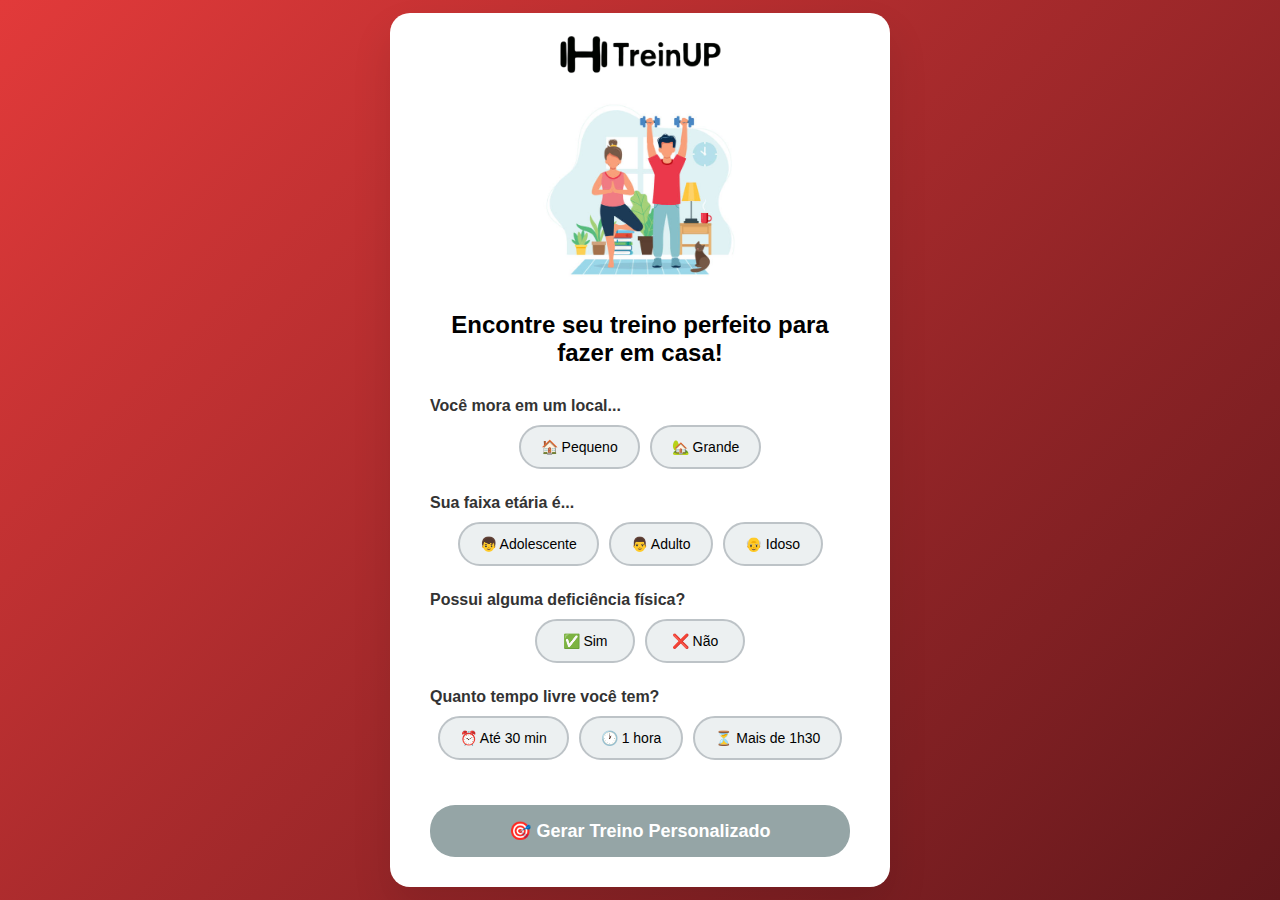
<file: src/treinocasa.html>
<!DOCTYPE html>
<html lang="pt-BR">
<head>
    <meta charset="UTF-8">
    <meta name="viewport" content="width=device-width, initial-scale=1.0">
    <title>TreinUP - Treino Personalizado em Casa</title>
    <link rel="stylesheet" href="treinocasa.css" />
    
</head>
<body>
    <div class="container">
        <div class="logo"><img src="ChatGPT Image Apr 19, 2025, 02_25_20 PM (1).png" alt="TreinUP Logo"></div>
        
        <div id="formSection">
             <div class="hero-image has-image">
                    <img src="istockphoto-1222178625-612x612.jpg" alt="Descrição da imagem">
             </div>
            <h1>Encontre seu treino perfeito para fazer em casa!</h1>
            
            <form id="workoutForm">
                <div class="form-group">
                    <label>Você mora em um local...</label>
                    <div class="option-group">
                        <button type="button" class="option-btn" data-field="space" data-value="pequeno">
                            🏠 Pequeno
                        </button>
                        <button type="button" class="option-btn" data-field="space" data-value="grande">
                            🏡 Grande
                        </button>
                    </div>
                </div>

                <div class="form-group">
                    <label>Sua faixa etária é...</label>
                    <div class="option-group">
                        <button type="button" class="option-btn" data-field="age" data-value="adolescente">
                            👦 Adolescente
                        </button>
                        <button type="button" class="option-btn" data-field="age" data-value="adulto">
                            👨 Adulto
                        </button>
                        <button type="button" class="option-btn" data-field="age" data-value="idoso">
                            👴 Idoso
                        </button>
                    </div>
                </div>

                <div class="form-group">
                    <label>Possui alguma deficiência física?</label>
                    <div class="option-group">
                        <button type="button" class="option-btn" data-field="disability" data-value="sim">
                            ✅ Sim
                        </button>
                        <button type="button" class="option-btn" data-field="disability" data-value="nao">
                            ❌ Não
                        </button>
                    </div>
                </div>

                <div class="form-group">
                    <label>Quanto tempo livre você tem?</label>
                    <div class="option-group">
                        <button type="button" class="option-btn" data-field="time" data-value="30min">
                            ⏰ Até 30 min
                        </button>
                        <button type="button" class="option-btn" data-field="time" data-value="1hora">
                            🕐 1 hora
                        </button>
                        <button type="button" class="option-btn" data-field="time" data-value="1h30">
                            ⏳ Mais de 1h30
                        </button>
                    </div>
                </div>

                <button type="submit" class="submit-btn" id="generateBtn" disabled>
                    🎯 Gerar Treino Personalizado
                </button>
            </form>
        </div>

        <div id="workoutResult" class="workout-result">
            <div class="workout-title">🎉 Seu Treino Personalizado</div>
            <div id="workoutContent"></div>
            <div class="tips">
                <h4>💡 Dicas Importantes:</h4>
                <ul>
                    <li><strong>Aquecimento:</strong> Sempre faça 5-10 minutos de aquecimento antes do treino</li>
                    <li><strong>Hidratação:</strong> Mantenha-se hidratado durante todo o treino</li>
                    <li><strong>Descanso:</strong> Respeite os intervalos entre as séries</li>
                    <li><strong>Progressão:</strong> Aumente gradualmente a intensidade</li>
                    <li><strong>Consulta médica:</strong> Consulte um médico antes de iniciar qualquer programa de exercícios</li>
                </ul>
            </div>
            <button class="back-btn" onclick="resetForm()">Voltar ao Formulário</button>
        </div>
    </div>

    <script>
        const formData = {
            space: null,
            age: null,
            disability: null,
            time: null
        };

        // Workout database
        const workouts = {
            // Espaço pequeno, sem deficiência
            pequeno_adolescente_nao_30min: [
                { name: "Polichinelos", details: "3 séries de 30 segundos com 30s de descanso" },
                { name: "Flexões ( joelhos no chão )", details: "3 séries de 8-12 repetições" },
                { name: "Agachamentos", details: "3 séries de 15 repetições" },
                { name: "Prancha", details: "3 séries de 20-30 segundos" }
            ],
            pequeno_adulto_nao_30min: [
                { name: "Burpees", details: "3 séries de 5-8 repetições" },
                { name: "Flexões", details: "3 séries de 10-15 repetições" },
                { name: "Agachamentos", details: "3 séries de 20 repetições" },
                { name: "Mountain climbers", details: "3 séries de 30 segundos" }
            ],
            pequeno_idoso_nao_30min: [
                { name: "Marcha estacionária", details: "5 minutos em ritmo moderado" },
                { name: "Flexões na parede", details: "3 séries de 8-10 repetições" },
                { name: "Agachamentos com apoio", details: "3 séries de 10 repetições" },
                { name: "Alongamentos", details: "5 minutos de alongamento geral" }
            ],
            // Espaço grande, sem deficiência
            grande_adolescente_nao_1hora: [
                { name: "Corrida no local", details: "10 minutos de aquecimento" },
                { name: "Circuito HIIT", details: "20 minutos: burpees, jumping jacks, mountain climbers" },
                { name: "Exercícios de força", details: "15 minutos: flexões, agachamentos, lunges" },
                { name: "Alongamento", details: "15 minutos de relaxamento" }
            ],
            grande_adulto_nao_1h30: [
                { name: "Aquecimento dinâmico", details: "10 minutos de mobilidade" },
                { name: "Treino cardiovascular", details: "30 minutos: corrida, polichinelos, burpees" },
                { name: "Treino de força", details: "30 minutos: flexões, agachamentos, lunges, prancha" },
                { name: "Treino funcional", details: "15 minutos: exercícios compostos" },
                { name: "Relaxamento", details: "15 minutos de alongamento e respiração" }
            ],
            // Com deficiência física
            pequeno_adulto_sim_30min: [
                { name: "Exercícios sentado", details: "Movimentos de braços e tronco - 10 minutos" },
                { name: "Respiração profunda", details: "5 minutos de exercícios respiratórios" },
                { name: "Alongamentos adaptados", details: "10 minutos de alongamento suave" },
                { name: "Relaxamento", details: "5 minutos de meditação" }
            ],
            grande_idoso_sim_1hora: [
                { name: "Caminhada assistida", details: "15 minutos em ritmo lento" },
                { name: "Exercícios na cadeira", details: "20 minutos de movimentos adaptados" },
                { name: "Fisioterapia básica", details: "15 minutos de exercícios terapêuticos" },
                { name: "Relaxamento", details: "10 minutos de técnicas de relaxamento" }
            ]
        };

        // Handle option selection
        document.querySelectorAll('.option-btn').forEach(btn => {
            btn.addEventListener('click', function() {
                const field = this.dataset.field;
                const value = this.dataset.value;
                
                // Remove selection from other buttons in the same group
                document.querySelectorAll(`[data-field="${field}"]`).forEach(b => {
                    b.classList.remove('selected');
                });
                
                // Add selection to clicked button
                this.classList.add('selected');
                formData[field] = value;
                
                // Check if all fields are filled
                checkFormCompletion();
            });
        });

        function checkFormCompletion() {
            const allFilled = Object.values(formData).every(value => value !== null);
            document.getElementById('generateBtn').disabled = !allFilled;
        }

        // Handle form submission
        document.getElementById('workoutForm').addEventListener('submit', function(e) {
            e.preventDefault();
            generateWorkout();
        });

        function generateWorkout() {
            const key = `${formData.space}_${formData.age}_${formData.disability}_${formData.time}`;
            let workout = workouts[key];
            
            // Fallback logic for combinations not explicitly defined
            if (!workout) {
                workout = getDefaultWorkout();
            }
            
            displayWorkout(workout);
        }

        function getDefaultWorkout() {
            // Default workout based on general parameters
            if (formData.disability === 'sim') {
                return [
                    { name: "Exercícios adaptados", details: "Movimentos suaves e seguros - 15 minutos" },
                    { name: "Respiração", details: "Exercícios respiratórios - 10 minutos" },
                    { name: "Alongamento", details: "Alongamento assistido - 10 minutos" }
                ];
            }
            
            if (formData.time === '30min') {
                return [
                    { name: "Aquecimento", details: "5 minutos de movimentos leves" },
                    { name: "Exercício principal", details: "15 minutos de atividade moderada" },
                    { name: "Relaxamento", details: "10 minutos de alongamento" }
                ];
            }
            
            return [
                { name: "Aquecimento", details: "10 minutos de preparação" },
                { name: "Cardio", details: "20 minutos de exercícios cardiovasculares" },
                { name: "Força", details: "20 minutos de exercícios de resistência" },
                { name: "Alongamento", details: "10 minutos de relaxamento" }
            ];
        }

        function displayWorkout(workout) {
            const content = document.getElementById('workoutContent');
            content.innerHTML = workout.map(exercise => `
                <div class="exercise">
                    <div class="exercise-name">${exercise.name}</div>
                    <div class="exercise-details">${exercise.details}</div>
                </div>
            `).join('');
            
            document.getElementById('formSection').style.display = 'none';
            document.getElementById('workoutResult').style.display = 'block';
        }

        function resetForm() {
            // Reset form data
            Object.keys(formData).forEach(key => formData[key] = null);
            
            // Reset UI
            document.querySelectorAll('.option-btn').forEach(btn => {
                btn.classList.remove('selected');
            });
            
            document.getElementById('generateBtn').disabled = true;
            document.getElementById('formSection').style.display = 'block';
            document.getElementById('workoutResult').style.display = 'none';
        }
    </script>
</body>
</html>
</file>
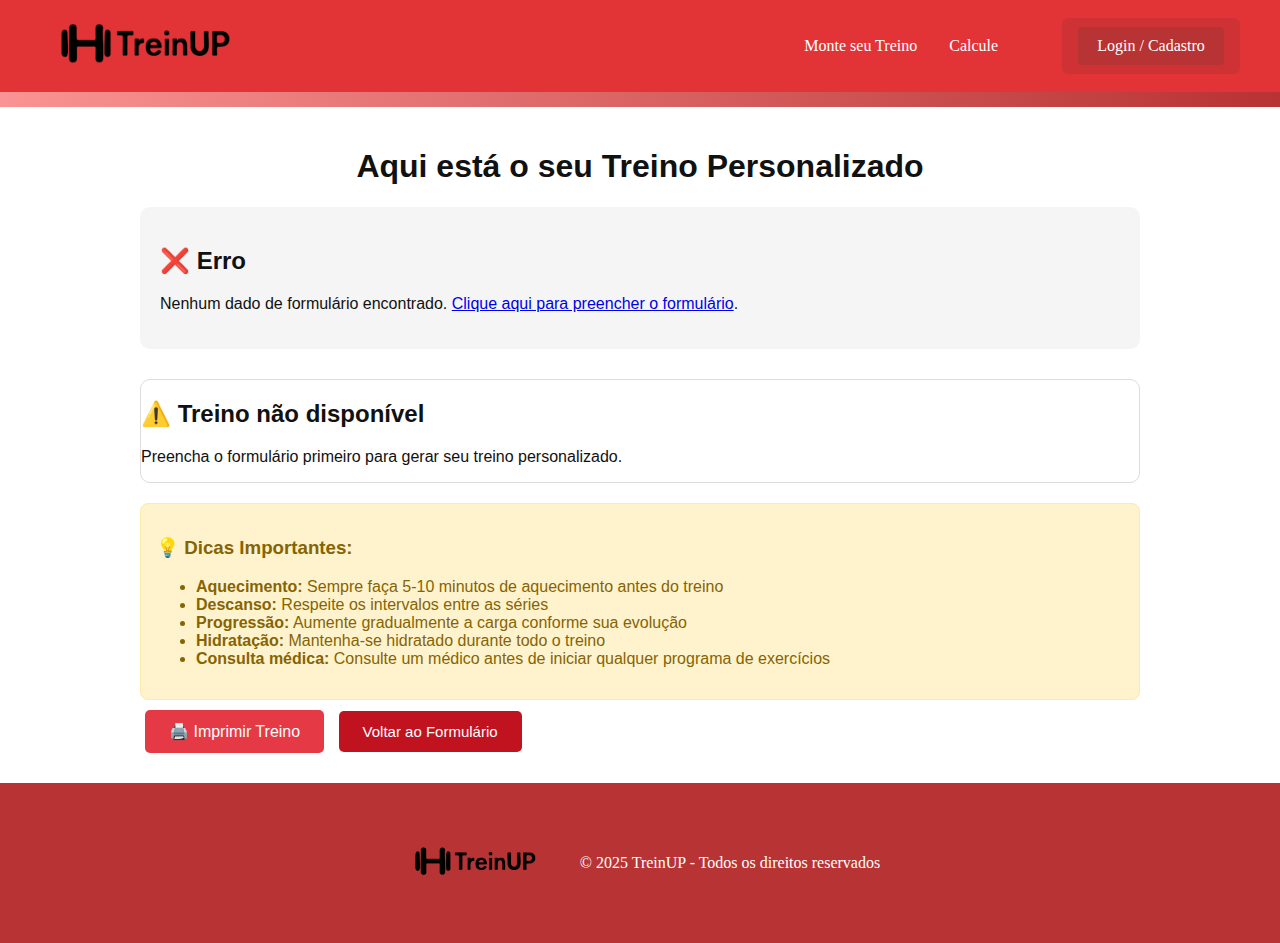
<file: src/treinopersonal.html>
<!DOCTYPE html>
<html lang="pt-BR">
<head>
  <meta charset="UTF-8" />
  <meta name="viewport" content="width=device-width, initial-scale=1.0" />
  <title>TreinUP - Seu Treino Personalizado</title>
  <link rel="stylesheet" href="treinopersonal.css" />

</head>
<body>
  
  <!-- NAVBAR -->
  <header class="navbar">
    <img src="ChatGPT Image Apr 19, 2025, 02_25_20 PM (1).png" alt="TreinUP Logo" class="logo"/>
    <nav>
      <ul>
        <li><a href="montetreino.html" class="otherbtn">Monte seu Treino</a></li>
        <li><a href="#" class="otherbtn">Calcule</a></li>
        <li id="nav-auth-section">
            <a href="login.html" class="btn">Login / Cadastro</a>
        </li>
      </ul>
    </nav>
  </header>
      
  <div class="faixa-decorativa"></div>

  <!-- CONTEÚDO PRINCIPAL -->
  <main class="treino-container">
    <h1> Aqui está o seu Treino Personalizado</h1>
    
    <div id="perfilUsuario" class="perfil-usuario">
      <!-- Dados do usuário serão inseridos aqui -->
    </div>
    
    <div id="treinoGerado" class="treino-semana">
      <!-- Treino será gerado aqui -->
    </div>
    
    <div class="observacoes">
      <h3>💡 Dicas Importantes:</h3>
      <ul>
        <li><strong>Aquecimento:</strong> Sempre faça 5-10 minutos de aquecimento antes do treino</li>
        <li><strong>Descanso:</strong> Respeite os intervalos entre as séries</li>
        <li><strong>Progressão:</strong> Aumente gradualmente a carga conforme sua evolução</li>
        <li><strong>Hidratação:</strong> Mantenha-se hidratado durante todo o treino</li>
        <li><strong>Consulta médica:</strong> Consulte um médico antes de iniciar qualquer programa de exercícios</li>
      </ul>
    </div>
    
    <div class="form-actions">
      <button onclick="imprimirTreino()" class="btn-imprimir">🖨️ Imprimir Treino</button>
      <button onclick="voltarFormulario()" class="btn-voltar"> Voltar ao Formulário</button>
    </div>
  </main>

  <!-- FOOTER -->
  <footer>
    <img src="ChatGPT Image Apr 19, 2025, 02_25_20 PM (1).png" alt="Logo TreinUP">
    <p> &copy; 2025 TreinUP - Todos os direitos reservados</p>
  </footer>

  <script>

    // Executa quando o DOM estiver completamente carregado
    document.addEventListener('DOMContentLoaded', function() {
        const loggedInUsername = localStorage.getItem("usuarioLogado");
        const navAuthSection = document.getElementById('nav-auth-section');

        if (loggedInUsername) {
            // Usuário está logado
            const userDataString = localStorage.getItem(loggedInUsername);
            if (userDataString) {
                const userData = JSON.parse(userDataString);

                // Limpa o conteúdo atual do LI (o botão de Login/Cadastro)
                navAuthSection.innerHTML = '';

                // Adiciona a saudação
                const greeting = document.createElement('span');
                greeting.textContent = `Olá, ${userData.name}!`;
                navAuthSection.appendChild(greeting);

                // Adiciona o link "Ver Dados"
                const viewDetailsLink = document.createElement('a');
                viewDetailsLink.href = '#'; // Não navega para lugar nenhum
                viewDetailsLink.textContent = 'Veja seus Dados';
                viewDetailsLink.classList.add('user-action-link'); // Classe para estilização
                viewDetailsLink.onclick = function(event) {
                    event.preventDefault(); // Previne a navegação padrão do link
                    // Exibe os dados (COM AVISO DE SEGURANÇA)
                    alert(
                        `Suas Informações:\n\n` +
                        `Nome: ${userData.name}\n` +
                        `Email: ${userData.email}\n` +
                        `Usuário: ${loggedInUsername}\n` +
                        `Senha: ${userData.password} (Atenção: Exibir senhas é inseguro!)`
                    );
                };
                navAuthSection.appendChild(viewDetailsLink);

                // Adiciona o botão "Sair"
                const logoutButton = document.createElement('button');
                logoutButton.textContent = 'Sair';
                logoutButton.classList.add('btn-sair'); // Classe para estilização
                logoutButton.onclick = function() {
                    logout();
                };
                navAuthSection.appendChild(logoutButton);

            } else {
                // Caso raro: usuário logado existe, mas dados não encontrados
                console.error("Dados do usuário logado não encontrados no localStorage.");
                // Mantém o botão de login original ou exibe erro
                navAuthSection.innerHTML = '<a href="login.html" class="btn">Login / Cadastro (Erro)</a>';
                localStorage.removeItem("usuarioLogado"); // Limpa o login inválido
            }
        }
        // Se não houver loggedInUsername, o HTML original do LI permanece (botão Login/Cadastro)
    });

    function logout() {
        // Remove o indicador de usuário logado
        localStorage.removeItem("usuarioLogado");
        alert("Você saiu com sucesso.");
        // Recarrega a página para atualizar a navbar
        window.location.reload();
    }
    
    // Base de dados de exercícios
    const exerciciosDB = {
      emagrecimento: {
        cardio: [
          { nome: "Caminhada na Esteira", series: "1", tempo: "20-30 min", intensidade: "moderada" },
          { nome: "Bicicleta Ergométrica", series: "1", tempo: "15-25 min", intensidade: "moderada a alta" },
          { nome: "Elíptico", series: "1", tempo: "15-20 min", intensidade: "moderada" },
          { nome: "Corrida Intervalada", series: "5", tempo: "1 min corrida + 2 min caminhada", intensidade: "alta" }
        ],
        forca: [
          { nome: "Agachamento Livre", series: "3", repeticoes: "12-15", descanso: "45s" },
          { nome: "Flexão de Braço", series: "3", repeticoes: "8-12", descanso: "45s" },
          { nome: "Prancha", series: "3", tempo: "30-45s", descanso: "30s" },
          { nome: "Burpees", series: "3", repeticoes: "8-10", descanso: "60s" },
          { nome: "Mountain Climbers", series: "3", tempo: "30s", descanso: "30s" }
        ]
      },
      hipertrofia: {
        peito: [
          { nome: "Supino Reto com Barra", series: "4", repeticoes: "8-12", descanso: "90s" },
          { nome: "Supino Inclinado com Halteres", series: "3", repeticoes: "10-12", descanso: "75s" },
          { nome: "Crucifixo Reto", series: "3", repeticoes: "12-15", descanso: "60s" },
          { nome: "Flexão de Braço", series: "3", repeticoes: "máximo", descanso: "60s" }
        ],
        costas: [
          { nome: "Puxada na Polia Alta", series: "4", repeticoes: "8-12", descanso: "90s" },
          { nome: "Remada Curvada", series: "3", repeticoes: "10-12", descanso: "75s" },
          { nome: "Remada Unilateral", series: "3", repeticoes: "12 cada braço", descanso: "60s" },
          { nome: "Pullover", series: "3", repeticoes: "12-15", descanso: "60s" }
        ],
        pernas: [
          { nome: "Agachamento com Barra", series: "4", repeticoes: "8-12", descanso: "2min" },
          { nome: "Leg Press", series: "3", repeticoes: "12-15", descanso: "90s" },
          { nome: "Extensão de Pernas", series: "3", repeticoes: "15-20", descanso: "60s" },
          { nome: "Flexão de Pernas", series: "3", repeticoes: "12-15", descanso: "60s" },
          { nome: "Panturrilha em Pé", series: "4", repeticoes: "15-20", descanso: "45s" }
        ],
        bracos: [
          { nome: "Rosca Direta com Barra", series: "3", repeticoes: "10-12", descanso: "60s" },
          { nome: "Tríceps Testa", series: "3", repeticoes: "10-12", descanso: "60s" },
          { nome: "Rosca Martelo", series: "3", repeticoes: "12-15", descanso: "45s" },
          { nome: "Tríceps na Polia", series: "3", repeticoes: "12-15", descanso: "45s" }
        ],
        ombros: [
          { nome: "Desenvolvimento com Halteres", series: "3", repeticoes: "10-12", descanso: "75s" },
          { nome: "Elevação Lateral", series: "3", repeticoes: "12-15", descanso: "60s" },
          { nome: "Elevação Frontal", series: "3", repeticoes: "12-15", descanso: "60s" },
          { nome: "Encolhimento", series: "3", repeticoes: "15-20", descanso: "45s" }
        ]
      },
      condicionamento: [
        { nome: "Corrida", series: "1", tempo: "20-30 min", intensidade: "moderada" },
        { nome: "Circuito Funcional", series: "3", exercicios: "6 estações", tempo: "45s trabalho + 15s descanso" },
        { nome: "HIIT na Esteira", series: "8", tempo: "30s sprint + 90s recuperação", intensidade: "alta" },
        { nome: "Treino Tabata", series: "4", tempo: "20s máximo + 10s descanso", exercicios: "4 min total" }
      ],
      saude: [
        { nome: "Caminhada", series: "1", tempo: "30-45 min", intensidade: "leve a moderada" },
        { nome: "Alongamento", series: "1", tempo: "15-20 min", intensidade: "leve" },
        { nome: "Yoga/Pilates", series: "1", tempo: "30-45 min", intensidade: "leve" },
        { nome: "Exercícios Funcionais", series: "2-3", repeticoes: "10-15", intensidade: "leve a moderada" }
      ]
    };

    // Função para calcular IMC
    function calcularIMC(peso, altura) {
      const alturaM = altura / 100;
      const imc = peso / (alturaM * alturaM);
      return imc.toFixed(1);
    }

    // Função para classificar IMC
    function classificarIMC(imc) {
      if (imc < 18.5) return { categoria: "Abaixo do peso", cor: "#ffc107" };
      if (imc < 25) return { categoria: "Peso normal", cor: "#28a745" };
      if (imc < 30) return { categoria: "Sobrepeso", cor: "#fd7e14" };
      return { categoria: "Obesidade", cor: "#dc3545" };
    }

    // Função para gerar treino baseado no objetivo
    function gerarTreino(dados) {
      const { objetivo } = dados;
      
      switch(objetivo) {
        case 'emagrecimento':
          return gerarTreinoEmagrecimento(dados);
        case 'hipertrofia':
          return gerarTreinoHipertrofia(dados);
        case 'condicionamento':
          return gerarTreinoCondicionamento(dados);
        case 'saude':
          return gerarTreinoSaude(dados);
        default:
          return gerarTreinoSaude(dados);
      }
    }

    function gerarTreinoEmagrecimento(dados) {
      return {
        "Segunda-feira": {
          tipo: "Cardio + Força",
          exercicios: [
            exerciciosDB.emagrecimento.cardio[0],
            ...exerciciosDB.emagrecimento.forca.slice(0, 3)
          ]
        },
        "Terça-feira": {
          tipo: "Descanso Ativo",
          exercicios: [
            { nome: "Caminhada Leve", series: "1", tempo: "20-30 min", intensidade: "leve" }
          ]
        },
        "Quarta-feira": {
          tipo: "HIIT + Força",
          exercicios: [
            exerciciosDB.emagrecimento.cardio[3],
            ...exerciciosDB.emagrecimento.forca.slice(2, 5)
          ]
        },
        "Quinta-feira": {
          tipo: "Cardio Moderado",
          exercicios: [
            exerciciosDB.emagrecimento.cardio[1]
          ]
        },
        "Sexta-feira": {
          tipo: "Circuito Completo",
          exercicios: exerciciosDB.emagrecimento.forca
        },
        "Sábado": {
          tipo: "Cardio Longo",
          exercicios: [
            { nome: "Caminhada/Corrida", series: "1", tempo: "40-60 min", intensidade: "moderada" }
          ]
        },
        "Domingo": {
          tipo: "Descanso",
          exercicios: [
            { nome: "Alongamento", series: "1", tempo: "15-20 min", intensidade: "leve" }
          ]
        }
      };
    }

    function gerarTreinoHipertrofia(dados) {
      return {
        "Segunda-feira": {
          tipo: "Peito + Tríceps",
          exercicios: [
            ...exerciciosDB.hipertrofia.peito,
            ...exerciciosDB.hipertrofia.bracos.filter(ex => ex.nome.includes('Tríceps'))
          ]
        },
        "Terça-feira": {
          tipo: "Costas + Bíceps",
          exercicios: [
            ...exerciciosDB.hipertrofia.costas,
            ...exerciciosDB.hipertrofia.bracos.filter(ex => ex.nome.includes('Rosca'))
          ]
        },
        "Quarta-feira": {
          tipo: "Pernas Completo",
          exercicios: exerciciosDB.hipertrofia.pernas
        },
        "Quinta-feira": {
          tipo: "Ombros + Abdômen",
          exercicios: [
            ...exerciciosDB.hipertrofia.ombros,
            { nome: "Prancha", series: "3", tempo: "45-60s", descanso: "30s" },
            { nome: "Abdominal Supra", series: "3", repeticoes: "15-20", descanso: "30s" }
          ]
        },
        "Sexta-feira": {
          tipo: "Peito + Costas",
          exercicios: [
            exerciciosDB.hipertrofia.peito[0],
            exerciciosDB.hipertrofia.costas[0],
            exerciciosDB.hipertrofia.peito[1],
            exerciciosDB.hipertrofia.costas[1]
          ]
        },
        "Sábado": {
          tipo: "Braços Completo",
          exercicios: exerciciosDB.hipertrofia.bracos
        },
        "Domingo": {
          tipo: "Descanso",
          exercicios: [
            { nome: "Alongamento", series: "1", tempo: "20-30 min", intensidade: "leve" }
          ]
        }
      };
    }

    function gerarTreinoCondicionamento(dados) {
      return {
        "Segunda-feira": {
          tipo: "HIIT Intenso",
          exercicios: [
            exerciciosDB.condicionamento[2],
            { nome: "Burpees", series: "3", repeticoes: "10-15", descanso: "60s" }
          ]
        },
        "Terça-feira": {
          tipo: "Circuito Funcional",
          exercicios: [
            exerciciosDB.condicionamento[1]
          ]
        },
        "Quarta-feira": {
          tipo: "Corrida Contínua",
          exercicios: [
            exerciciosDB.condicionamento[0]
          ]
        },
        "Quinta-feira": {
          tipo: "Tabata Training",
          exercicios: [
            exerciciosDB.condicionamento[3]
          ]
        },
        "Sexta-feira": {
          tipo: "Força + Cardio",
          exercicios: [
            { nome: "Agachamento", series: "3", repeticoes: "15-20", descanso: "45s" },
            { nome: "Flexão", series: "3", repeticoes: "10-15", descanso: "45s" },
            { nome: "Mountain Climbers", series: "3", tempo: "30s", descanso: "30s" }
          ]
        },
        "Sábado": {
          tipo: "Atividade Livre",
          exercicios: [
            { nome: "Esporte/Atividade de Preferência", series: "1", tempo: "45-60 min", intensidade: "moderada" }
          ]
        },
        "Domingo": {
          tipo: "Recuperação Ativa",
          exercicios: [
            { nome: "Caminhada + Alongamento", series: "1", tempo: "30-45 min", intensidade: "leve" }
          ]
        }
      };
    }

    function gerarTreinoSaude(dados) {
      return {
        "Segunda-feira": {
          tipo: "Caminhada + Alongamento",
          exercicios: [
            exerciciosDB.saude[0],
            exerciciosDB.saude[1]
          ]
        },
        "Terça-feira": {
          tipo: "Exercícios Funcionais",
          exercicios: [
            exerciciosDB.saude[3],
            { nome: "Agachamento Livre", series: "2", repeticoes: "10-12", descanso: "60s" }
          ]
        },
        "Quarta-feira": {
          tipo: "Yoga/Pilates",
          exercicios: [
            exerciciosDB.saude[2]
          ]
        },
        "Quinta-feira": {
          tipo: "Caminhada Moderada",
          exercicios: [
            { nome: "Caminhada", series: "1", tempo: "35-45 min", intensidade: "moderada" }
          ]
        },
        "Sexta-feira": {
          tipo: "Fortalecimento Leve",
          exercicios: [
            { nome: "Flexão de Braço (adaptada)", series: "2", repeticoes: "5-10", descanso: "60s" },
            { nome: "Prancha", series: "2", tempo: "20-30s", descanso: "45s" },
            { nome: "Agachamento na Parede", series: "2", repeticoes: "8-12", descanso: "60s" }
          ]
        },
        "Sábado": {
          tipo: "Atividade Recreativa",
          exercicios: [
            { nome: "Dança/Natação/Ciclismo", series: "1", tempo: "30-45 min", intensidade: "leve a moderada" }
          ]
        },
        "Domingo": {
          tipo: "Descanso + Alongamento",
          exercicios: [
            { nome: "Alongamento Completo", series: "1", tempo: "20-30 min", intensidade: "leve" }
          ]
        }
      };
    }

    // Função para exibir o perfil do usuário
    function exibirPerfilUsuario(dados) {
      const imc = calcularIMC(dados.peso, dados.altura);
      const classificacao = classificarIMC(imc);
      
      const perfilHTML = `
        <h2>👤 Seu Perfil</h2>
        <div class="perfil-grid">
          <div class="perfil-item"><strong>Idade:</strong> ${dados.idade} anos</div>
          <div class="perfil-item"><strong>Peso:</strong> ${dados.peso} kg</div>
          <div class="perfil-item"><strong>Altura:</strong> ${dados.altura} cm</div>
          <div class="perfil-item"><strong>Objetivo:</strong> ${dados.objetivo.charAt(0).toUpperCase() + dados.objetivo.slice(1)}</div>
        </div>
        
        <div class="imc-info">
          <h3>📊 Análise do IMC</h3>
          <p><strong>Seu IMC:</strong> <span style="color: ${classificacao.cor}; font-weight: bold;">${imc}</span></p>
          <p><strong>Classificação:</strong> <span style="color: ${classificacao.cor}; font-weight: bold;">${classificacao.categoria}</span></p>
        </div>
        
        ${dados.doenca === 'sim' ? `
          <div style="background: #fff3cd; padding: 10px; border-radius: 5px; margin-top: 10px; border-left: 4px solid #ffc107;">
            <strong>⚠️ Condição de Saúde:</strong> ${dados.doencaDescricao}
            <br><small>Consulte um médico antes de iniciar os exercícios.</small>
          </div>
        ` : ''}
        
        ${dados.atividade === 'sim' ? `
          <div style="background: #d4edda; padding: 10px; border-radius: 5px; margin-top: 10px; border-left: 4px solid #28a745;">
            <strong>✅ Experiência Anterior:</strong> ${dados.atividadeDescricao}
          </div>
        ` : `
          <div style="background: #cce5ff; padding: 10px; border-radius: 5px; margin-top: 10px; border-left: 4px solid #007bff;">
            <strong>🆕 Iniciante:</strong> Treino adaptado para quem está começando
          </div>
        `}
      `;
      
      document.getElementById('perfilUsuario').innerHTML = perfilHTML;
    }

    // Função para exibir o treino
    function exibirTreino(treino) {
      let treinoHTML = '<h2>📅 Sua Programação Semanal</h2>';
      
      Object.entries(treino).forEach(([dia, programa]) => {
        treinoHTML += `
          <div class="dia-treino">
            <div class="dia-header">${dia} - ${programa.tipo}</div>
            ${programa.exercicios.map(exercicio => `
              <div class="exercicio">
                <div class="exercicio-nome">${exercicio.nome}</div>
                <div class="exercicio-detalhes">
                  ${exercicio.series ? `<strong>Séries:</strong> ${exercicio.series}` : ''}
                  ${exercicio.repeticoes ? ` | <strong>Repetições:</strong> ${exercicio.repeticoes}` : ''}
                  ${exercicio.tempo ? ` | <strong>Tempo:</strong> ${exercicio.tempo}` : ''}
                  ${exercicio.descanso ? ` | <strong>Descanso:</strong> ${exercicio.descanso}` : ''}
                  ${exercicio.intensidade ? ` | <strong>Intensidade:</strong> ${exercicio.intensidade}` : ''}
                  ${exercicio.exercicios ? ` | <strong>Exercícios:</strong> ${exercicio.exercicios}` : ''}
                </div>
              </div>
            `).join('')}
          </div>
        `;
      });
      
      document.getElementById('treinoGerado').innerHTML = treinoHTML;
    }

    // Funções dos botões
    function imprimirTreino() {
      window.print();
    }

    function voltarFormulario() {
      window.location.href = 'formulario.html';
    }

    // Função de logout
    function logout() {
      localStorage.removeItem("usuarioLogado");
      alert("Você saiu com sucesso.");
      window.location.reload();
    }

    // Inicialização da página
    document.addEventListener('DOMContentLoaded', function() {
      console.log('Página carregada, verificando dados...');
      
      // Verificar se o usuário está logado
      const loggedInUsername = localStorage.getItem("usuarioLogado");
      const navAuthSection = document.getElementById('nav-auth-section');

      if (loggedInUsername) {
        const userDataString = localStorage.getItem(loggedInUsername);
        if (userDataString) {
          const userData = JSON.parse(userDataString);
          navAuthSection.innerHTML = '';

          const greeting = document.createElement('span');
          greeting.textContent = `Olá, ${userData.name}!`;
          greeting.style.marginRight = '10px';
          navAuthSection.appendChild(greeting);

          const viewDetailsLink = document.createElement('a');
          viewDetailsLink.href = '#';
          viewDetailsLink.textContent = 'Veja seus Dados';
          viewDetailsLink.style.marginRight = '10px';
          viewDetailsLink.onclick = function(event) {
            event.preventDefault();
            alert(
              `Suas Informações:\n\n` +
              `Nome: ${userData.name}\n` +
              `Email: ${userData.email}\n` +
              `Usuário: ${loggedInUsername}`
            );
          };
          navAuthSection.appendChild(viewDetailsLink);

          const logoutButton = document.createElement('button');
          logoutButton.textContent = 'Sair';
          logoutButton.style.background = '#dc3545';
          logoutButton.style.color = 'white';
          logoutButton.style.border = 'none';
          logoutButton.style.padding = '5px 10px';
          logoutButton.style.borderRadius = '3px';
          logoutButton.style.cursor = 'pointer';
          logoutButton.onclick = function() {
            logout();
          };
          navAuthSection.appendChild(logoutButton);
        }
      }
      
      // Verificar se há dados do formulário
      const formData = localStorage.getItem('formTreinoData');
      console.log('Dados do formulário:', formData);
      
      if (!formData) {
        document.getElementById('perfilUsuario').innerHTML = `
          <h2>❌ Erro</h2>
          <p>Nenhum dado de formulário encontrado. <a href="formulario.html">Clique aqui para preencher o formulário</a>.</p>
        `;
        document.getElementById('treinoGerado').innerHTML = `
          <h2>⚠️ Treino não disponível</h2>
          <p>Preencha o formulário primeiro para gerar seu treino personalizado.</p>
        `;
        return;
      }
      
      try {
        const dados = JSON.parse(formData);
        console.log('Dados processados:', dados);
        
        // Exibir perfil do usuário
        exibirPerfilUsuario(dados);
        
        // Gerar e exibir treino
        const treino = gerarTreino(dados);
        console.log('Treino gerado:', treino);
        exibirTreino(treino);
        
      } catch (error) {
        console.error('Erro ao processar dados:', error);
        document.getElementById('perfilUsuario').innerHTML = `
          <h2>❌ Erro</h2>
          <p>Erro ao carregar os dados. <a href="formulario.html">Preencha o formulário novamente</a>.</p>
        `;
        document.getElementById('treinoGerado').innerHTML = `
          <h2>⚠️ Erro no treino</h2>
          <p>Não foi possível gerar o treino. Tente novamente.</p>
        `;
      }
  });
  </script>
</body>
</html>
</file>
<file: src/calcule.css>
body {
  margin: 0;
  font-family: Verdana;
  background-color: #fff;
  color: #111;
}

.navbar {
  background-color: #E23437;
  display: flex;
  justify-content: space-between;
  align-items: center;
  padding: 20px 40px;
  height: 52px;
  box-shadow: 0 2px 10px rgba(0, 0, 0, 0.2);
}

.logo {
  height: 210px;
  transition: transform 0.3s ease;
}

.logo:hover {
  transform: scale(1.05);
}

.navbar nav ul {
  display: flex;
  list-style: none;
  align-items: center;
  gap: 2rem;
}

.navbar nav ul li a {
  text-decoration: none;
  font-weight: 500;
  transition: all 0.3s ease;
  color: white;
}

.otherbtn {
  color: white;
  padding: 0.5rem 0;
  position: relative;
}

.otherbtn::after {
  content: '';
  position: absolute;
  width: 0;
  height: 2px;
  bottom: -4px;
  left: 0;
  background-color: #FA9393;
  transition: width 0.3s ease;
}

.otherbtn:hover {
  color: #FA9393;
}

.otherbtn:hover::after {
  width: 100%;
}

/* Estilos para os elementos de usuário logado */
#nav-auth-section {
  display: flex;
  align-items: center;
  background-color: rgba(134, 47, 47, 0.2);
  padding: 0.5rem 1rem;
  border-radius: 6px;
  height: 40px;
  margin-left: 2rem; 
}

#nav-auth-section span {
  color: white;
  font-weight: 600;
  margin-right: 10px;
}

.user-action-link {
  color: white;
  text-decoration: none;
  cursor: pointer;
  transition: color 0.3s ease;
  margin: 0 10px;
  font-size: 0.9rem;
  position: relative;
}

.user-action-link::after {
  content: '';
  position: absolute;
  width: 0;
  height: 2px;
  bottom: -4px;
  left: 0;
  background-color: #FA9393;
  transition: width 0.3s ease;
}

.user-action-link:hover {
  color: #FA9393;
  text-decoration: none;
}

.user-action-link:hover::after {
  width: 100%;
}

.btn-sair {
  background-color: white;
  color: #e63946;
  padding: 0.4rem 0.8rem;
  border-radius: 4px;
  cursor: pointer;
  border: none;
  font-size: 0.85rem;
  font-weight: 600;
  transition: all 0.3s ease;
  margin-left: 10px;
}

.btn-sair:hover {
  background-color: #B83333;
  color: white;
  transform: translateY(-2px);
  box-shadow: 0 4px 8px rgba(221, 62, 62, 0.2);
}

/* Faixa decorativa */
.faixa-decorativa {
  height: 15px;
  background: linear-gradient(90deg, #B83333, #FA9393);
}

.form-container {
  max-width: 600px;
  margin: 2rem auto;
  padding: 2rem;
  background-color: #f8dcdc;
  border-radius: 8px;
  box-shadow: 0 4px 10px rgba(0,0,0,0.1);
  min-height: 400px;
  margin-top: 7rem;
}

#inputs {
  min-height: 200px; 
}

.form-container label {
  display: block;
  margin-bottom: 0.5rem;
  font-weight: bold;
}

.form-container input{
  width: 100%; 
  padding: 0.6rem;
  margin-bottom: 1rem;
  border: 1px solid #ccc;
  border-radius: 6px;
  font-size: 1rem;
  box-sizing: border-box; 
}

.form-container select {
  width: 100%;
  padding: 0.6rem;
  margin-bottom: 1rem;
  border: 1px solid #ccc;
  border-radius: 6px;
  font-size: 1rem;
  box-sizing: border-box; 
}

.form-container button {
  width: 100%;
  padding: 0.8rem;
  background-color: #cc2b2e;
  color: white;
  font-weight: bold;
  border: none;
  border-radius: 6px;
  cursor: pointer;
  transition: background 0.3s ease;
  box-sizing: border-box; 
}

.form-container button:hover {
  background-color: #B83333;
}

.resultados {
  margin-top: 2rem;
  padding: 1rem;
  background-color: #ffeaea;
  border-radius: 6px;
  text-align: left;
  font-size: 1rem;
}

footer {
  display: flex;
  justify-content: center;
  align-items: center;
  gap: 30px;
  background-color: #B83333;
  color: white;
  padding: 25px 40px;
  margin-top: 8rem;
}

footer img {
  height: 150px;
}
</file>
<file: src/feedback.css>
* {
            margin: 0;
            padding: 0;
            box-sizing: border-box;
        }

        body {
            font-family: 'Segoe UI', Tahoma, Geneva, Verdana, sans-serif;
            background: linear-gradient(135deg, #c03f3f 0%, #631515 100%);
            min-height: 100vh;
            padding: 20px;
        }

        .container {
            max-width: 800px;
            margin: 0 auto;
            background: white;
            border-radius: 15px;
            box-shadow: 0 10px 30px rgba(0,0,0,0.2);
            overflow: hidden;
        }

        .header {
            background: linear-gradient(135deg, #e77b7b, #c53f3f);
            color: white;
            padding: 30px;
            text-align: center;
            position: relative;
        }

        .user-info {
            position: absolute;
            top: 15px;
            right: 20px;
            display: flex;
            align-items: center;
            gap: 10px;
        }

        .logout-btn {
            background: rgba(255,255,255,0.2);
            border: 1px solid rgba(255,255,255,0.3);
            color: white;
            padding: 5px 15px;
            border-radius: 20px;
            cursor: pointer;
            font-size: 12px;
            transition: all 0.3s;
        }

        .logout-btn:hover {
            background: rgba(255,255,255,0.3);
        }

        .navigation {
            display: flex;
            background: #f8f9fa;
            border-bottom: 1px solid #dee2e6;
        }

        .nav-btn {
            flex: 1;
            padding: 15px 20px;
            background: none;
            border: none;
            cursor: pointer;
            font-size: 14px;
            font-weight: 500;
            color: #6c757d;
            transition: all 0.3s;
            border-bottom: 3px solid transparent;
        }

        .nav-btn.active {
            color: #e77b7b;
            border-bottom-color: #e77b7b;
            background: white;
        }

        .nav-btn:hover {
            background: #e9ecef;
        }

        .content {
            padding: 30px;
        }

        .content-section {
            display: none;
        }

        .content-section.active {
            display: block;
        }

        .hidden {
            display: none !important;
        }

        /* Formulário */
        .form-group {
            margin-bottom: 20px;
        }

        .form-group label {
            display: block;
            margin-bottom: 8px;
            font-weight: 600;
            color: #333;
        }

        .form-group input,
        .form-group select,
        .form-group textarea {
            width: 100%;
            padding: 12px;
            border: 2px solid #e9ecef;
            border-radius: 8px;
            font-size: 14px;
            transition: border-color 0.3s;
        }

        .form-group input:focus,
        .form-group select:focus,
        .form-group textarea:focus {
            outline: none;
            border-color: #e77b7b;
        }

        .form-group input[readonly] {
            background: #f8f9fa;
            color: #6c757d;
        }

        .rating-group {
            margin: 20px 0;
        }

        .stars {
            display: flex;
            gap: 5px;
            margin: 10px 0;
        }

        .star {
            font-size: 30px;
            color: #ddd;
            cursor: pointer;
            transition: color 0.2s;
        }

        .star:hover,
        .star.active {
            color: #ffd700;
        }

        .sharing-options {
            background: #f8f9fa;
            padding: 20px;
            border-radius: 10px;
            margin: 20px 0;
            border-left: 4px solid #ff6b6b;
        }

        .sharing-options h4 {
            margin-bottom: 15px;
            color: #333;
        }

        .checkbox-label {
            display: flex;
            align-items: center;
            margin: 12px 0;
            cursor: pointer;
            font-size: 14px;
        }

        .checkbox-label input[type="checkbox"] {
            width: auto;
            margin-right: 10px;
            transform: scale(1.2);
        }

        .submit-btn {
            background: linear-gradient(135deg, #e77b7b, #c53f3f);
            color: white;
            padding: 15px 30px;
            border: none;
            border-radius: 8px;
            font-size: 16px;
            font-weight: 600;
            cursor: pointer;
            width: 100%;
            transition: transform 0.2s;
        }

        .submit-btn:hover {
            transform: translateY(-2px);
        }

        .feedback-item {
            background: #f8f9fa;
            border: 1px solid #e9ecef;
            border-radius: 10px;
            padding: 20px;
            margin-bottom: 15px;
            transition: transform 0.2s;
        }

        .feedback-item:hover {
            transform: translateY(-2px);
            box-shadow: 0 5px 15px rgba(0,0,0,0.1);
        }

        .feedback-header {
            display: flex;
            justify-content: space-between;
            align-items: center;
            margin-bottom: 15px;
            padding-bottom: 10px;
            border-bottom: 1px solid #dee2e6;
        }

        .feedback-name {
            font-weight: 600;
            color: #333;
            font-size: 16px;
        }

        .feedback-date {
            color: #6c757d;
            font-size: 12px;
            background: #e9ecef;
            padding: 4px 8px;
            border-radius: 4px;
        }

        .feedback-rating {
            color: #ffd700;
            font-size: 18px;
            margin-bottom: 10px;
        }

        .feedback-comment {
            color: #495057;
            line-height: 1.6;
            margin-top: 10px;
        }

        .filters {
            display: flex;
            gap: 15px;
            margin-bottom: 25px;
            flex-wrap: wrap;
        }

        .filters select {
            padding: 10px;
            border: 2px solid #e9ecef;
            border-radius: 6px;
            background: white;
            min-width: 150px;
        }

        .public-feedback {
            border-left: 4px solid #e63946;
        }

        .feedback-category-tag {
            background: #e63946;
            color: white;
            padding: 4px 12px;
            border-radius: 15px;
            font-size: 11px;
            font-weight: 500;
            margin-left: 10px;
            text-transform: uppercase;
        }

        .feedback-footer {
            display: flex;
            justify-content: space-between;
            align-items: center;
            margin-top: 15px;
            padding-top: 15px;
            border-top: 1px solid #dee2e6;
        }

        .feedback-actions {
            display: flex;
            gap: 10px;
        }

        .like-btn, .dislike-btn {
            background: white;
            border: 1px solid #dee2e6;
            padding: 6px 12px;
            border-radius: 20px;
            cursor: pointer;
            font-size: 12px;
            transition: all 0.3s;
        }

        .like-btn:hover {
            background: #d4edda;
            border-color: #28a745;
        }

        .dislike-btn:hover {
            background: #f8d7da;
            border-color: #dc3545;
        }

        .no-feedback {
            text-align: center;
            color: #6c757d;
            padding: 40px;
            font-style: italic;
        }

        .success-message {
            background: #d4edda;
            color: #155724;
            padding: 15px;
            border-radius: 8px;
            margin: 20px 0;
            border: 1px solid #c3e6cb;
        }

        #login-required {
            text-align: center;
            padding: 60px 20px;
        }

        #login-required h2 {
            color: #dc3545;
            margin-bottom: 20px;
        }

        .login-link {
            display: inline-block;
            background: #e63946;
            color: white;
            padding: 12px 24px;
            text-decoration: none;
            border-radius: 6px;
            margin-top: 20px;
            transition: background 0.3s;
        }

        .login-link:hover {
            background: #B83333;
        }
</file>
<file: src/formulario.css>
body {
    margin: 0;
    font-family: Verdana;
    background-color: #fff;
    color: #111;
  }
  
/* Navbar */
.navbar {
  background-color: #E23437;
    display: flex;
    justify-content: space-between;
    align-items: center;
    padding: 20px 40px;
    height: 52px;
    box-shadow: 0 2px 10px rgba(0, 0, 0, 0.2);
}

.logo {
  height: 210px;
  transition: transform 0.3s ease;
}

.logo:hover {
  transform: scale(1.05);
}

.navbar nav {
  display: flex;
  align-items: center;
}

.navbar nav ul {
  display: flex;
  list-style: none;
  align-items: center;
  gap: 2rem; /* Espaçamento entre itens */
}

.navbar nav ul li a {
  text-decoration: none;
  font-weight: 500;
  transition: all 0.3s ease;
  color: white;
}

.otherbtn {
  color: white;
  padding: 0.5rem 0;
  position: relative;
}

.otherbtn::after {
  content: '';
  position: absolute;
  width: 0;
  height: 2px;
  bottom: -4px;
  left: 0;
  background-color: #FA9393;
  transition: width 0.3s ease;
}

.otherbtn:hover {
  color: #FA9393;
}

.otherbtn:hover::after {
  width: 100%;
}

.btn {
  background-color: #B83333;
  color: #e63946;
  padding: 0.6rem 1.2rem;
  border-radius: 4px;
  font-weight: 600;
  transition: all 0.3s ease;
}

.btn:hover {
  background-color: #FA9393;
  transform: translateY(-2px);
  box-shadow: 0 4px 8px rgba(119, 34, 34, 0.2);
}

/* Estilos para os elementos de usuário logado */
#nav-auth-section {
  display: flex;
  align-items: center;
  background-color: rgba(134, 47, 47, 0.2);
  padding: 0.5rem 1rem;
  border-radius: 6px;
  height: 40px;
  margin-left: 2rem; /* Espaçamento consistente com outros itens */
}

#nav-auth-section span {
  color: white;
  font-weight: 600;
  margin-right: 10px;
}

.user-action-link {
  color: white;
  text-decoration: none;
  cursor: pointer;
  transition: color 0.3s ease;
  margin: 0 10px;
  font-size: 0.9rem;
  position: relative;
}

.user-action-link::after {
  content: '';
  position: absolute;
  width: 0;
  height: 2px;
  bottom: -4px;
  left: 0;
  background-color: #FA9393;
  transition: width 0.3s ease;
}

.user-action-link:hover {
  color: #FA9393;
  text-decoration: none;
}

.user-action-link:hover::after {
  width: 100%;
}

.btn-sair {
  background-color: white;
  color: #e63946;
  padding: 0.4rem 0.8rem;
  border-radius: 4px;
  cursor: pointer;
  border: none;
  font-size: 0.85rem;
  font-weight: 600;
  transition: all 0.3s ease;
  margin-left: 10px;
}

.btn-sair:hover {
  background-color: #B83333;
  color: white;
  transform: translateY(-2px);
  box-shadow: 0 4px 8px rgba(221, 62, 62, 0.2);
}

/* Faixa decorativa */
.faixa-decorativa {
  height: 15px;
  background: linear-gradient(90deg, #B83333, #FA9393);
}

/* Estilos para o formulário */
.formulario-container {
  max-width: 700px;
  margin: 0 auto;
  padding: 3rem 1rem;
}

.formulario-container h1 {
  font-size: 2rem;
  color: black;
  margin-bottom: 0.5rem;
  text-align: center;
}

.form-treino {
  background-color: white;
  padding: 2rem;
  border-radius: 10px;
  box-shadow: 0 5px 15px rgba(0, 0, 0, 0.05);
  margin-top: 2rem;
}

.form-group {
  margin-bottom: 1.5rem;
}

.form-group label {
  display: block;
  margin-bottom: 0.5rem;
  font-weight: 500;
  color: black;
}

.form-group input[type="number"],
.form-group textarea {
  width: 100%;
  padding: 0.8rem;
  border: 1px solid #ddd;
  border-radius: 4px;
  font-size: 1rem;
  transition: border-color 0.3s ease;
}

.form-group input[type="number"]:focus,
.form-group textarea:focus {
  border-color: #e63946;
  outline: none;
  box-shadow: 0 0 0 2px rgba(230, 57, 70, 0.1);
}

.radio-group .radio-label {
  font-weight: 500;
  margin-bottom: 0.8rem;
  color: black;
}

.radio-options {
  display: flex;
  gap: 2rem;
}

.objetivo-options {
  flex-wrap: wrap;
  gap: 1.5rem;
}

.radio-option {
  display: flex;
  align-items: center;
  font-family: Verdana;
}

.radio-option input[type="radio"] {
  margin-right: 0.5rem;
  cursor: pointer;
}

.radio-option label {
  cursor: pointer;
}

.form-actions {
  display: flex;
  gap: 1rem;
  margin-top: 2rem;
}

.btn-submit, .btn-reset {
  padding: 0.8rem 1.5rem;
  border: none;
  border-radius: 4px;
  font-weight: 600;
  cursor: pointer;
  transition: all 0.3s ease;
}

.btn-submit {
  background-color: #e63946;
  color: white;
  flex: 2;
}

.btn-submit:hover {
  background-color: #c1121f;
  transform: translateY(-2px);
  box-shadow: 0 4px 8px rgba(230, 57, 70, 0.2);
}

.btn-reset {
  background-color: #e0e0e0;
  color: #333;
  flex: 1;
}

.btn-reset:hover {
  background-color: #aaa2a2;
  transform: translateY(-2px);
}

/* FOOTER */
  footer {
    display: flex;
    justify-content: center;
    align-items: center;
    gap: 30px; /* Espaço entre logo e texto */
    background-color: #B83333;
    color: white;
    padding: 5px 0; 
  }

  footer img {
    height: 150px;
  }
body {
    margin: 0;
    font-family: Verdana;
    background-color: #fff;
    color: #111;
  }
  
/* Navbar */
.navbar {
  background-color: #E23437;
    display: flex;
    justify-content: space-between;
    align-items: center;
    padding: 20px 40px;
    height: 52px;
    box-shadow: 0 2px 10px rgba(0, 0, 0, 0.2);
}

.logo {
  height: 210px;
  transition: transform 0.3s ease;
}

.logo:hover {
  transform: scale(1.05);
}

.navbar nav {
  display: flex;
  align-items: center;
}

.navbar nav ul {
  display: flex;
  list-style: none;
  align-items: center;
  gap: 2rem; /* Espaçamento entre itens */
}

.navbar nav ul li a {
  text-decoration: none;
  font-weight: 500;
  transition: all 0.3s ease;
  color: white;
}

.otherbtn {
  color: white;
  padding: 0.5rem 0;
  position: relative;
}

.otherbtn::after {
  content: '';
  position: absolute;
  width: 0;
  height: 2px;
  bottom: -4px;
  left: 0;
  background-color: #FA9393;
  transition: width 0.3s ease;
}

.otherbtn:hover {
  color: #FA9393;
}

.otherbtn:hover::after {
  width: 100%;
}

.btn {
  background-color: #B83333;
  color: #e63946;
  padding: 0.6rem 1.2rem;
  border-radius: 4px;
  font-weight: 600;
  transition: all 0.3s ease;
}

.btn:hover {
  background-color: #FA9393;
  transform: translateY(-2px);
  box-shadow: 0 4px 8px rgba(119, 34, 34, 0.2);
}

/* Estilos para os elementos de usuário logado */
#nav-auth-section {
  display: flex;
  align-items: center;
  background-color: rgba(134, 47, 47, 0.2);
  padding: 0.5rem 1rem;
  border-radius: 6px;
  height: 40px;
  margin-left: 2rem; /* Espaçamento consistente com outros itens */
}

#nav-auth-section span {
  color: white;
  font-weight: 600;
  margin-right: 10px;
}

.user-action-link {
  color: white;
  text-decoration: none;
  cursor: pointer;
  transition: color 0.3s ease;
  margin: 0 10px;
  font-size: 0.9rem;
  position: relative;
}

.user-action-link::after {
  content: '';
  position: absolute;
  width: 0;
  height: 2px;
  bottom: -4px;
  left: 0;
  background-color: #FA9393;
  transition: width 0.3s ease;
}

.user-action-link:hover {
  color: #FA9393;
  text-decoration: none;
}

.user-action-link:hover::after {
  width: 100%;
}

.btn-sair {
  background-color: white;
  color: #e63946;
  padding: 0.4rem 0.8rem;
  border-radius: 4px;
  cursor: pointer;
  border: none;
  font-size: 0.85rem;
  font-weight: 600;
  transition: all 0.3s ease;
  margin-left: 10px;
}

.btn-sair:hover {
  background-color: #B83333;
  color: white;
  transform: translateY(-2px);
  box-shadow: 0 4px 8px rgba(221, 62, 62, 0.2);
}

/* Faixa decorativa */
.faixa-decorativa {
  height: 15px;
  background: linear-gradient(90deg, #B83333, #FA9393);
}

/* Estilos para o formulário */
.formulario-container {
  max-width: 700px;
  margin: 0 auto;
  padding: 3rem 1rem;
}

.formulario-container h1 {
  font-size: 2rem;
  color: black;
  margin-bottom: 0.5rem;
  text-align: center;
}

.form-treino {
  background-color: white;
  padding: 2rem;
  border-radius: 10px;
  box-shadow: 0 5px 15px rgba(0, 0, 0, 0.05);
  margin-top: 2rem;
}

.form-group {
  margin-bottom: 1.5rem;
}

.form-group label {
  display: block;
  margin-bottom: 0.5rem;
  font-weight: 500;
  color: black;
}

.form-group input[type="number"],
.form-group textarea {
  width: 100%;
  padding: 0.8rem;
  border: 1px solid #ddd;
  border-radius: 4px;
  font-size: 1rem;
  transition: border-color 0.3s ease;
}

.form-group input[type="number"]:focus,
.form-group textarea:focus {
  border-color: #e63946;
  outline: none;
  box-shadow: 0 0 0 2px rgba(230, 57, 70, 0.1);
}

.radio-group .radio-label {
  font-weight: 500;
  margin-bottom: 0.8rem;
  color: black;
}

.radio-options {
  display: flex;
  gap: 2rem;
}

.objetivo-options {
  flex-wrap: wrap;
  gap: 1.5rem;
}

.radio-option {
  display: flex;
  align-items: center;
  font-family: Verdana;
}

.radio-option input[type="radio"] {
  margin-right: 0.5rem;
  cursor: pointer;
}

.radio-option label {
  cursor: pointer;
}

.form-actions {
  display: flex;
  gap: 1rem;
  margin-top: 2rem;
}

.btn-submit, .btn-reset {
  padding: 0.8rem 1.5rem;
  border: none;
  border-radius: 4px;
  font-weight: 600;
  cursor: pointer;
  transition: all 0.3s ease;
}

.btn-submit {
  background-color: #e63946;
  color: white;
  flex: 2;
}

.btn-submit:hover {
  background-color: #c1121f;
  transform: translateY(-2px);
  box-shadow: 0 4px 8px rgba(230, 57, 70, 0.2);
}

.btn-reset {
  background-color: #e0e0e0;
  color: #333;
  flex: 1;
}

.btn-reset:hover {
  background-color: #aaa2a2;
  transform: translateY(-2px);
}

/* FOOTER */
  footer {
    display: flex;
    justify-content: center;
    align-items: center;
    gap: 30px; /* Espaço entre logo e texto */
    background-color: #B83333;
    color: white;
    padding: 5px 0; 
  }

  footer img {
    height: 150px;
  }
</file>
<file: src/login.css>
body {
    font-family: Arial, sans-serif;
    background: #f0f2f5;
    display: flex;
    justify-content: center;
    align-items: center;
    height: 100vh;
    margin: 0;
  }
  .container {
    background: white;
    padding: 30px;
    border-radius: 10px;
    box-shadow: 0 4px 10px rgba(0,0,0,0.2);
    width: 300px;
  }
  h2 {
    text-align: center;
  }
  input {
    width: 100%;
    padding: 10px;
    margin: 8px 0;
    box-sizing: border-box;
  }
  button {
    width: 100%;
    padding: 10px;
    margin-top: 10px;
    background-color: #B83333;
    color: white;
    border: none;
    border-radius: 5px;
    cursor: pointer;
  }
  .toggle {
    margin-top: 10px;
    text-align: center;
    cursor: pointer;
    color: #E23437;
  }

.toggle:hover{color: #771c1c}
</file>
<file: src/montetreino.css>
body {
    margin: 0;
    font-family: Verdana;
    background-color: #fff;
    color: #111;
  }
  
/* Navbar */
.navbar {
  background-color: #E23437;
    display: flex;
    justify-content: space-between;
    align-items: center;
    padding: 20px 40px;
    height: 52px;
    box-shadow: 0 2px 10px rgba(0, 0, 0, 0.2);
}

.logo {
  height: 210px;
  transition: transform 0.3s ease;
}

.logo:hover {
  transform: scale(1.05);
}

.navbar nav {
  display: flex;
  align-items: center;
}

.navbar nav ul {
  display: flex;
  list-style: none;
  align-items: center;
  gap: 2rem; /* Espaçamento entre itens */
}

.navbar nav ul li a {
  text-decoration: none;
  font-weight: 500;
  transition: all 0.3s ease;
  color: white;
}

.otherbtn {
  color: white;
  padding: 0.5rem 0;
  position: relative;
}

.otherbtn::after {
  content: '';
  position: absolute;
  width: 0;
  height: 2px;
  bottom: -4px;
  left: 0;
  background-color: #FA9393;
  transition: width 0.3s ease;
}

.otherbtn:hover {
  color: #FA9393;
}

.otherbtn:hover::after {
  width: 100%;
}

.btn {
  background-color: #B83333;
  color: #e63946;
  padding: 0.6rem 1.2rem;
  border-radius: 4px;
  font-weight: 600;
  transition: all 0.3s ease;
}

.btn:hover {
  background-color: #FA9393;
  transform: translateY(-2px);
  box-shadow: 0 4px 8px rgba(119, 34, 34, 0.2);
}

/* Estilos para os elementos de usuário logado */
#nav-auth-section {
  display: flex;
  align-items: center;
  background-color: rgba(134, 47, 47, 0.2);
  padding: 0.5rem 1rem;
  border-radius: 6px;
  height: 40px;
  margin-left: 2rem; /* Espaçamento consistente com outros itens */
}

#nav-auth-section span {
  color: white;
  font-weight: 600;
  margin-right: 10px;
}

.user-action-link {
  color: white;
  text-decoration: none;
  cursor: pointer;
  transition: color 0.3s ease;
  margin: 0 10px;
  font-size: 0.9rem;
  position: relative;
}

.user-action-link::after {
  content: '';
  position: absolute;
  width: 0;
  height: 2px;
  bottom: -4px;
  left: 0;
  background-color: #FA9393;
  transition: width 0.3s ease;
}

.user-action-link:hover {
  color: #FA9393;
  text-decoration: none;
}

.user-action-link:hover::after {
  width: 100%;
}

.btn-sair {
  background-color: white;
  color: #e63946;
  padding: 0.4rem 0.8rem;
  border-radius: 4px;
  cursor: pointer;
  border: none;
  font-size: 0.85rem;
  font-weight: 600;
  transition: all 0.3s ease;
  margin-left: 10px;
}

.btn-sair:hover {
  background-color: #B83333;
  color: white;
  transform: translateY(-2px);
  box-shadow: 0 4px 8px rgba(221, 62, 62, 0.2);
}

/* Faixa decorativa */
.faixa-decorativa {
  height: 15px;
  background: linear-gradient(90deg, #FA9393, #B83333);
}

/* Conteúdo do site */
.treino-container {
  max-width: 800px;
  margin: 0 auto;
  padding: 3rem 1rem;
  text-align: center;
}

.treino-container h1 {
  font-size: 2rem;
  color: black;
  margin-bottom: 0.5rem;
}

.subtitulo {
  font-size: 1.1rem;
  color: #333;
  margin-bottom: 2rem;
}

/* Link do Formulário */
.link-formulario {
  margin: 1.5rem 0;
}

.link-formulario a {
  color: #e63946;
  font-weight: 600;
  text-decoration: none;
  font-size: 1.2rem;
  position: relative;
  transition: all 0.3s ease;
}

.link-formulario a::after {
  content: '';
  position: absolute;
  width: 100%;
  height: 2px;
  bottom: -4px;
  left: 0;
  background-color: #e63946;
  transition: width 0.3s ease;
}

.link-formulario a:hover {
  color: #c1121f;
}

/* Imagem */
.imagem-treino {
  margin: 2rem 0;
}

.imagem-treino img {
  max-width: 85%;
  border-radius: 8px;
  box-shadow: 0 5px 15px rgba(0, 0, 0, 0.1);
}

.instrucao {
  margin: 2rem 0;
  font-size: 1.1rem;
  line-height: 1.6;
}

.seta {
  font-weight: bold;
  font-size: 1.3rem;
}

/* Link para Gerar o treino */
.link-gerar {
  margin: 1.5rem 0;
}

.link-gerar a {
  color: #e63946;
  font-weight: 600;
  text-decoration: none;
  font-size: 1.2rem;
  position: relative;
  transition: all 0.3s ease;
}

.link-gerar a::after {
  content: '';
  position: absolute;
  width: 100%;
  height: 2px;
  bottom: -4px;
  left: 0;
  background-color: #e63946;
  transition: width 0.3s ease;
}

.link-gerar a:hover {
  color: #c1121f;
}

.link-gerar a.disabled {
  color: #999;
  cursor: not-allowed;
  pointer-events: none;
}

.link-gerar a.disabled::after {
  background-color: #999;
}

/* FOOTER */
  footer {
    display: flex;
    justify-content: center;
    align-items: center;
    gap: 30px; /* Espaço entre logo e texto */
    background-color: #B83333;
    color: white;
    padding: 5px 0; 
  }

  footer img {
    height: 150px;
}
</file>
<file: src/treinoarlivre.css>
* {
            margin: 0;
            padding: 0;
            box-sizing: border-box;
        }

        body {
            font-family: 'Arial', sans-serif;
            background: linear-gradient(135deg, #7a1313 0%, #b93333 50%, #e61616 100%);
            min-height: 100vh;
            display: flex;
            align-items: center;
            justify-content: center;
        }

        .container {
            background: white;
            border-radius: 20px;
            box-shadow: 0 20px 40px rgba(0,0,0,0.1);
            padding: 40px;
            max-width: 500px;
            width: 90%;
            text-align: center;
        }

        .logo {
            margin-bottom: 10px;
            display: flex;
            align-items: center;
            justify-content: center;
            height: 28px; /* Altura fixa para manter consistência */
        }

        .logo img {
            max-height: 200px;
            max-width: 100%;
            object-fit: contain;
        }

        .hero-image {
            width: 200px;
            height: 190px;
            border-radius: 15px;
            margin: 20px auto;
            display: flex;
            align-items: center;
            justify-content: center;
        }

        /* Para imagens responsivas dentro do container */
        .hero-image img {
            width: 100%;
            height: 100%;
            object-fit: cover;
            border-radius: 15px;
        }

        h1 {
            color: #000000;
            margin-bottom: 30px;
            font-size: 24px;
        }

        .form-group {
            margin-bottom: 25px;
            text-align: left;
        }

        .form-group label {
            display: block;
            margin-bottom: 10px;
            color: #333;
            font-weight: bold;
            font-size: 16px;
        }

        .option-group {
            display: flex;
            flex-wrap: wrap;
            gap: 10px;
            justify-content: center;
        }

        .option-btn {
            background: #ecf0f1;
            border: 2px solid #bdc3c7;
            border-radius: 25px;
            padding: 12px 20px;
            cursor: pointer;
            transition: all 0.3s ease;
            font-size: 14px;
            color: #000000;
            min-width: 100px;
        }

        .option-btn:hover {
            background: #d5dbdb;
            transform: translateY(-2px);
        }

        .option-btn.selected {
            background: #e74c3c;
            color: white;
            border-color: #c0392b;
            transform: scale(1.05);
        }

        .submit-btn {
            background: linear-gradient(45deg, #e74c3c, #c0392b);
            color: white;
            border: none;
            border-radius: 25px;
            padding: 15px 40px;
            font-size: 18px;
            font-weight: bold;
            cursor: pointer;
            transition: all 0.3s ease;
            margin-top: 20px;
            width: 100%;
        }

        .submit-btn:hover {
            transform: translateY(-3px);
            box-shadow: 0 10px 20px rgba(231, 76, 60, 0.3);
        }

        .submit-btn:disabled {
            background: #95a5a6;
            cursor: not-allowed;
            transform: none;
            box-shadow: none;
        }

        .workout-result {
            display: none;
            background: #f8f9fa;
            border-radius: 15px;
            padding: 25px;
            margin-top: 30px;
            text-align: left;
        }

        .workout-title {
            color: #e74c3c;
            font-size: 20px;
            font-weight: bold;
            margin-bottom: 15px;
            text-align: center;
        }

        .exercise {
            background: white;
            border-radius: 10px;
            padding: 15px;
            margin-bottom: 15px;
            border-left: 4px solid #e74c3c;
        }

        .exercise-name {
            font-weight: bold;
            color: black;
            margin-bottom: 5px;
        }

        .exercise-details {
            color: #333;
            font-size: 14px;
            margin-bottom: 5px;
        }

        .exercise-sets {
            color: #686868;
            font-size: 14px;
        }

        .back-btn {
            background: #99a2a3;
            color: white;
            border: none;
            border-radius: 20px;
            padding: 10px 25px;
            cursor: pointer;
            margin-top: 20px;
            transition: all 0.3s ease;
        }

        .back-btn:hover {
            background: #6c7374;
        }

        .tips {
            background: #fff3cd;
            border: 1px solid #ffeaa7;
            border-radius: 10px;
            padding: 15px;
            margin-top: 20px;
        }

        .tips h4 {
            color: #856404;
            margin-bottom: 10px;
        }

        .tips ul {
            color: #856404;
            padding-left: 20px;
        }

        .weather-warning {
            background: #fae6e6;
            border: 1px solid hsl(0, 81%, 21%);
            border-radius: 10px;
            padding: 15px;
            margin-bottom: 20px;
        }

        .weather-warning h4 {
            color: #500505;
            margin-bottom: 10px;
        }
</file>
<file: src/treinocasa.css>
* {
            margin: 0;
            padding: 0;
            box-sizing: border-box;
        }

        body {
            font-family: 'Arial', sans-serif;
            background: linear-gradient(135deg, #e23a3a 0%, #63181c 100%);
            min-height: 100vh;
            display: flex;
            align-items: center;
            justify-content: center;
        }

        .container {
            background: white;
            border-radius: 20px;
            box-shadow: 0 20px 40px rgba(0,0,0,0.1);
            padding: 30px 40px;
            max-width: 500px;
            width: 90%;
            text-align: center;
        }

        .logo {
            margin-bottom: 10px;
            display: flex;
            align-items: center;
            justify-content: center;
            height: 28px; /* Altura fixa para manter consistência */
        }

        .logo img {
            max-height: 200px;
            max-width: 100%;
            object-fit: contain;
        }

        .hero-image {
            width: 200px;
            height: 200px;
            border-radius: 15px;
            margin: 20px auto;
            display: flex;
            align-items: center;
            justify-content: center;
        }

        /* Para imagens responsivas dentro do container */
        .hero-image img {
            width: 100%;
            height: 100%;
            object-fit: cover;
            border-radius: 15px;
        }

        h1 {
            color: #000000;
            margin-bottom: 30px;
            font-size: 24px;
        }

        .form-group {
            margin-bottom: 25px;
            text-align: left;
        }

        .form-group label {
            display: block;
            margin-bottom: 10px;
            color: #333;
            font-weight: bold;
            font-size: 16px;
        }

        .option-group {
            display: flex;
            flex-wrap: wrap;
            gap: 10px;
            justify-content: center;
        }

        .option-btn {
            background: #ecf0f1;
            border: 2px solid #bdc3c7;
            border-radius: 25px;
            padding: 12px 20px;
            cursor: pointer;
            transition: all 0.3s ease;
            font-size: 14px;
            color: #000000;
            min-width: 100px;
        }

        .option-btn:hover {
            background: #d5dbdb;
            transform: translateY(-2px);
        }

        .option-btn.selected {
            background: #e74c3c;
            color: white;
            border-color: #c0392b;
            transform: scale(1.05);
        }

        .submit-btn {
            background: linear-gradient(45deg, #e74c3c, #c0392b);
            color: white;
            border: none;
            border-radius: 25px;
            padding: 15px 40px;
            font-size: 18px;
            font-weight: bold;
            cursor: pointer;
            transition: all 0.3s ease;
            margin-top: 20px;
            width: 100%;
        }

        .submit-btn:hover {
            transform: translateY(-3px);
            box-shadow: 0 10px 20px rgba(231, 76, 60, 0.3);
        }

        .submit-btn:disabled {
            background: #95a5a6;
            cursor: not-allowed;
            transform: none;
            box-shadow: none;
        }

        .workout-result {
            display: none;
            background: #f8f9fa;
            border-radius: 15px;
            padding: 25px;
            margin-top: 30px;
            text-align: left;
        }

        .workout-title {
            color: #e74c3c;
            font-size: 20px;
            font-weight: bold;
            margin-bottom: 15px;
            text-align: center;
        }

        .exercise {
            background: white;
            border-radius: 10px;
            padding: 15px;
            margin-bottom: 15px;
            border-left: 4px solid #e74c3c;
        }

        .exercise-name {
            font-weight: bold;
            color: #000000;
            margin-bottom: 5px;
        }

        .exercise-details {
            color: #333;
            font-size: 14px;
        }

        .back-btn {
            background: #99a2a3;
            color: white;
            border: none;
            border-radius: 20px;
            padding: 10px 25px;
            cursor: pointer;
            margin-top: 20px;
            transition: all 0.3s ease;
        }

        .back-btn:hover {
            background: #6c7374;
        }

        .tips {
            background: #fff3cd;
            border: 1px solid #ffeaa7;
            border-radius: 10px;
            padding: 15px;
            margin-top: 20px;
        }

        .tips h4 {
            color: #856404;
            margin-bottom: 10px;
        }

        .tips ul {
            color: #856404;
            padding-left: 20px;
        }
</file>
<file: src/treinopersonal.css>
body {
    margin: 0;
    font-family: Verdana;
    background-color: #fff;
    color: #111;
  }
  
/* Navbar */
.navbar {
  background-color: #E23437;
    display: flex;
    justify-content: space-between;
    align-items: center;
    padding: 20px 40px;
    height: 52px;
    box-shadow: 0 2px 10px rgba(0, 0, 0, 0.2);
}

.logo {
  height: 210px;
  transition: transform 0.3s ease;
}

.logo:hover {
  transform: scale(1.05);
}

.navbar nav {
  display: flex;
  align-items: center;
}

.navbar nav ul {
  display: flex;
  list-style: none;
  align-items: center;
  gap: 2rem; /* Espaçamento entre itens */
}

.navbar nav ul li a {
  text-decoration: none;
  font-weight: 500;
  transition: all 0.3s ease;
  color: white;
}

.otherbtn {
  color: white;
  padding: 0.5rem 0;
  position: relative;
}

.otherbtn::after {
  content: '';
  position: absolute;
  width: 0;
  height: 2px;
  bottom: -4px;
  left: 0;
  background-color: #FA9393;
  transition: width 0.3s ease;
}

.otherbtn:hover {
  color: #FA9393;
}

.otherbtn:hover::after {
  width: 100%;
}

.btn {
  background-color: #B83333;
  color: #e63946;
  padding: 0.6rem 1.2rem;
  border-radius: 4px;
  font-weight: 600;
  transition: all 0.3s ease;
}

.btn:hover {
  background-color: #FA9393;
  transform: translateY(-2px);
  box-shadow: 0 4px 8px rgba(119, 34, 34, 0.2);
}

/* Estilos para os elementos de usuário logado */
#nav-auth-section {
  display: flex;
  align-items: center;
  background-color: rgba(134, 47, 47, 0.2);
  padding: 0.5rem 1rem;
  border-radius: 6px;
  height: 40px;
  margin-left: 2rem; /* Espaçamento consistente com outros itens */
}

#nav-auth-section span {
  color: white;
  font-weight: 600;
  margin-right: 10px;
}

.user-action-link {
  color: white;
  text-decoration: none;
  cursor: pointer;
  transition: color 0.3s ease;
  margin: 0 10px;
  font-size: 0.9rem;
  position: relative;
}

.user-action-link::after {
  content: '';
  position: absolute;
  width: 0;
  height: 2px;
  bottom: -4px;
  left: 0;
  background-color: #FA9393;
  transition: width 0.3s ease;
}

.user-action-link:hover {
  color: #FA9393;
  text-decoration: none;
}

.user-action-link:hover::after {
  width: 100%;
}

.btn-sair {
  background-color: white;
  color: #e63946;
  padding: 0.4rem 0.8rem;
  border-radius: 4px;
  cursor: pointer;
  border: none;
  font-size: 0.85rem;
  font-weight: 600;
  transition: all 0.3s ease;
  margin-left: 10px;
}

.btn-sair:hover {
  background-color: #B83333;
  color: white;
  transform: translateY(-2px);
  box-shadow: 0 4px 8px rgba(221, 62, 62, 0.2);
}

/* Faixa decorativa */
.faixa-decorativa {
  height: 15px;
  background: linear-gradient(90deg, #FA9393, #B83333);
}

/* Conteúdo do site */

    .treino-container {
      max-width: 1000px;
      margin: 0 auto;
      padding: 20px;
      font-family: Arial, sans-serif;
    }

    .treino-container h1{text-align: center;}

    .perfil-usuario {
      background: #f5f5f5;
      padding: 20px;
      border-radius: 10px;
      margin-bottom: 30px;
    }
    
    .treino-semana {
      background: white;
      border: 1px solid #ddd;
      border-radius: 10px;
      margin-bottom: 20px;
      overflow: hidden;
    }
    
    .dia-treino {
      border-bottom: 1px solid #eee;
      padding: 20px;
    }
    
    .dia-treino:last-child {
      border-bottom: none;
    }
    
    .dia-header {
      background: #B83333;
      color: white;
      padding: 15px 20px;
      margin: -20px -20px 15px -20px;
      font-weight: bold;
      font-size: 18px;
    }
    
    .exercicio {
      background: #f8f9fa;
      padding: 15px;
      margin: 10px 0;
      border-radius: 8px;
      border-left: 4px solid #B83333;
    }
    
    .exercicio-nome {
      font-weight: bold;
      color: black;
      margin-bottom: 5px;
    }
    
    .exercicio-detalhes {
      color: #333;
      font-size: 14px;
    }
    
    .observacoes {
      color: #856404;
      background: #fff3cd;
      border: 1px solid #ffeaa7;
      padding: 15px;
      border-radius: 8px;
      margin-top: 20px;
    }
    
    .btn-imprimir {
      background: #e63946;
      color: white;
      padding: 12px 24px;
      border: none;
      border-radius: 5px;
      cursor: pointer;
      font-size: 16px;
      margin: 10px 5px;
    }
    
    .btn-voltar {
      background: #c1121f;
      color: white;
      padding: 12px 24px;
      border: none;
      border-radius: 5px;
      cursor: pointer;
      font-size: 15px;
      margin: 10px 5px;
    }

    .imc-info {
      background: #e3f2fd;
      padding: 15px;
      border-radius: 8px;
      margin: 15px 0;
    }

/* FOOTER */
  footer {
    display: flex;
    justify-content: center;
    align-items: center;
    gap: 30px; /* Espaço entre logo e texto */
    background-color: #B83333;
    color: white;
    padding: 5px 0; 
  }

  footer img {
    height: 150px;
}
</file>
